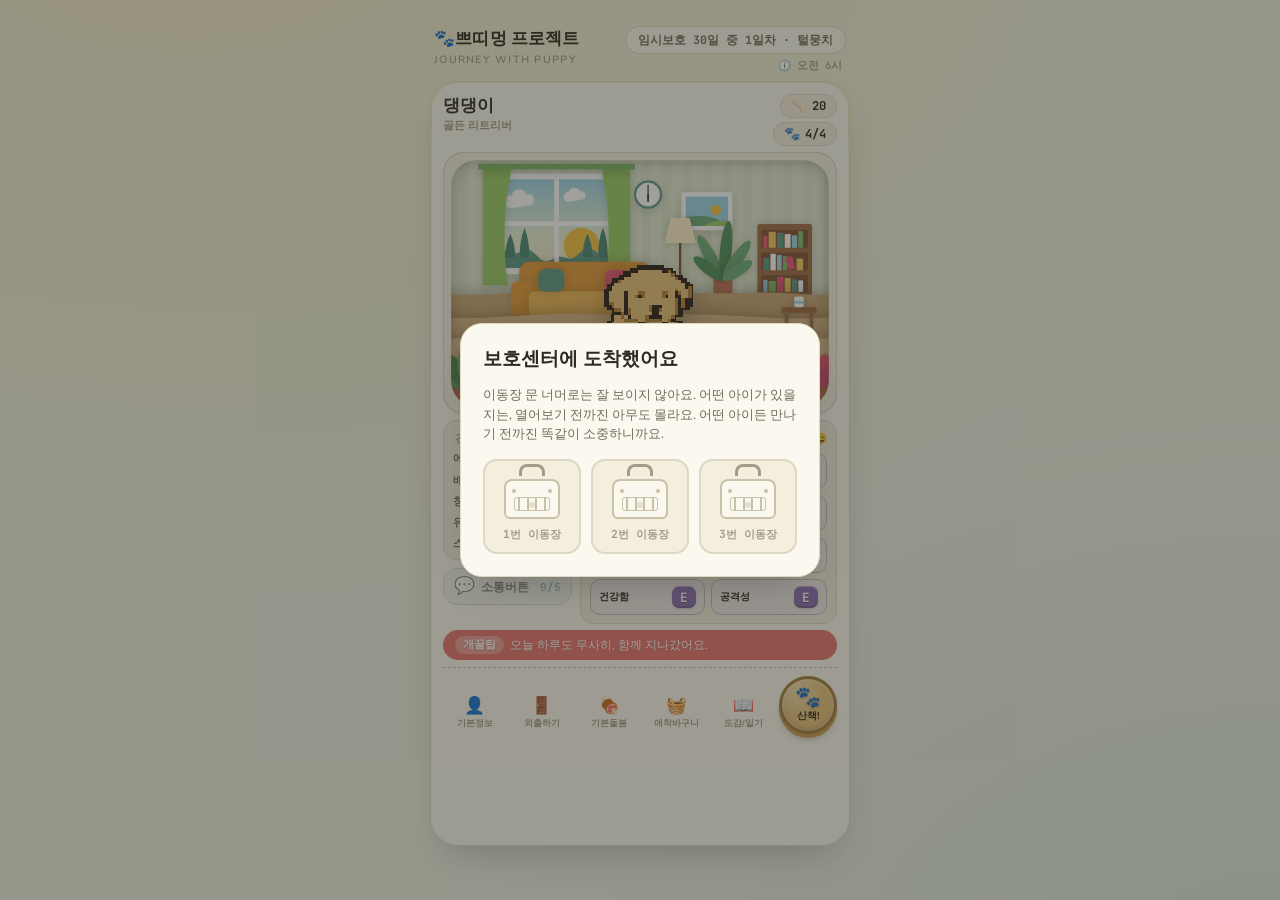
<file: docs/index.html>
<!DOCTYPE html>
<html lang="ko">
<head>
<meta charset="UTF-8">
<meta name="viewport" content="width=device-width, initial-scale=1.0, maximum-scale=1.0, user-scalable=no">
<title>털복숭이 다이어리</title>
<meta name="description" content="반려견을 먹이고 놀아주며 키우는 육성 다이어리 게임" />
<link rel="preconnect" href="https://fonts.googleapis.com">
<link rel="preconnect" href="https://fonts.gstatic.com" crossorigin>
<link rel="stylesheet" href="https://fonts.googleapis.com/css2?family=Fredoka:wght@400;500;600;700&family=Nunito+Sans:wght@400;600;800&family=JetBrains+Mono:wght@500;700&family=Gaegu:wght@400;700&display=swap">

<link rel="stylesheet" href="styles.css">
</head>
<body>
<div class="stage">
  <div class="masthead">
    <div class="brand">🐾쁘띠멍 프로젝트<small>JOURNEY WITH PUPPY</small></div>
    <div class="masthead-right">
      <div class="day-badge" id="dayBadge">1일째</div>
      <!-- 64번(기획문서 15장): 게임 내 현재 시각(06~22시) 표시. render()의 gameClockLabel()로 채움. -->
      <div class="game-clock-badge" id="gameClockBadge">🕕 오전 6시</div>
    </div>
  </div>

  <div class="screen" id="screenRoot">
    <div class="id-row">
      <div class="id-left">
        <span class="id-name-text" id="dogNameLabel">댕댕이</span>
        <span class="id-breed" id="breedTag">골든 리트리버</span>
      </div>
      <div class="id-right">
        <span class="id-pill"><span class="id-pill-icon" aria-hidden="true">🦴</span><span id="coinCount">0</span></span>
        <span class="id-pill"><span class="id-pill-icon" aria-hidden="true">🐾</span><span id="walkCountLabel">4/4</span></span>
      </div>
    </div>

    <div class="yard" id="yard">
      <canvas class="pixel-canvas" id="pixelCanvas" width="150" height="100" aria-hidden="true"></canvas>
      <!-- 84번: 원본 해상도 애니메이션 시트용 개 전용 레이어(150×100의 4.4배). 배경은 아래 #pixelCanvas 그대로,
           개 본체만 이 캔버스에 원본 픽셀 1:1로 그림. 클릭은 아래 캔버스로 통과(pointer-events:none). -->
      <canvas class="pixel-canvas pixel-canvas-hi" id="pixelDogHiCanvas" width="660" height="440" aria-hidden="true"></canvas>
      <div class="cloud cloud-a"></div>
      <div class="cloud cloud-b"></div>
      <!-- 48번(기획문서 12장, 재작업): 30일 종료 엔딩씬을 별도 팝업이 아니라 이 마당 안에 바로 그림 —
           #pixelCanvas 위에 겹쳐지는 암전 멘트(#endingBlackout)와 재접속 시 하단 캡션(#endingCaption).
           평소엔 둘 다 숨겨져 있다가 엔딩이 시작될 때만(playEndingSequence/showEndingRestingFrame) 나타남. -->
      <div class="ending-blackout" id="endingBlackout"><p id="endingBlackoutText"></p></div>
      <p class="ending-caption" id="endingCaption" hidden></p>
      <div class="msg-float" id="msgFloat"></div>
      <div class="dog-wrap stage-0" id="dogWrap">
        <div class="dog mood-happy" id="dogEl">
          <div class="dog-tail"></div>
          <div class="dog-body">
            <div class="dog-paw l"></div>
            <div class="dog-paw r"></div>
          </div>
          <div class="dog-head">
            <div class="dog-ear l"></div>
            <div class="dog-ear r"></div>
            <div class="dog-patch"></div>
            <div class="dog-eye l"></div>
            <div class="dog-eye r"></div>
            <div class="dog-cheek l"></div>
            <div class="dog-cheek r"></div>
            <div class="dog-snout">
              <div class="dog-nose"></div>
            </div>
            <div class="dog-mouth"></div>
            <div class="dog-collar"></div>
            <div class="dog-tag"></div>
          </div>
          <span class="zzz">Z z</span>
        </div>
      </div>
    </div>

    <div class="stat-columns">
      <div class="life-col">
        <div class="life-panel">
          <div class="group-label">견생만족도</div>
          <!-- 62번: 라벨 3종 개칭(포만감→배부름, 청결정도→청결도, 자립감→에너지) + 노출 순서를
               에너지-배부름-청결도-유대감-스트레스로 재배치. state.life.*의 내부 키(hunger/clean/
               independence/bond/stress)와 계산 로직은 전부 그대로, 표시 텍스트·순서만 바뀜. -->
          <div class="life-list">
            <div class="life-row"><span class="life-label">에너지</span><span class="chip-emoji" id="valIndependence">😄</span></div>
            <div class="life-row"><span class="life-label">배부름</span><span class="chip-emoji" id="valHunger">😄</span></div>
            <div class="life-row"><span class="life-label">청결도</span><span class="chip-emoji" id="valClean">😄</span></div>
            <div class="life-row"><span class="life-label">유대감</span><span class="chip-emoji" id="valLifeBond">😄</span></div>
            <div class="life-row"><span class="life-label">스트레스</span><span class="chip-emoji" id="valStress">😄</span></div>
          </div>
        </div>
        <!-- 45번(기획문서 11장): 견생만족도 패널 아래 남는 공간에 배치한 소통버튼 위젯. (a) 화면 조작이
             일정 시간 없으면(TALK_BUTTON_IDLE_MS) 반려견이 스스로 말을 걸고, (b) 이 위젯을 직접 눌러
             즉시 열 수도 있음 — 61번부터 (b) 수동 경로만 충전식(state.talkButton.charges, 최대
             TALK_BUTTON_CHARGE_MAX)의 대상이고 (a)는 이 충전과 완전히 무관하게 그대로 동작(사용자 지시). -->
        <button type="button" class="talk-widget" id="talkWidgetBtn">
          <span class="talk-widget-icon" aria-hidden="true">💬</span>
          <span class="talk-widget-label">소통버튼</span>
          <span class="talk-widget-count" id="talkWidgetCount">0/10</span>
        </button>
      </div>

      <div class="core-panel">
        <div class="core-panel-head">
          <div class="group-label">기본능력</div>
          <span class="shop-hint" id="trainEnergyHint">지금 컨디션 😐</span>
        </div>
        <div class="core-grid">
          <button type="button" class="core-cell" id="trainPower"><span class="core-label">근력</span><span class="chip-grade" id="valPower">A</span></button>
          <button type="button" class="core-cell" id="trainAgility"><span class="core-label">민첩성</span><span class="chip-grade" id="valAgility">A</span></button>
          <button type="button" class="core-cell" id="trainComprehension"><span class="core-label">이해력</span><span class="chip-grade" id="valComprehension">A</span></button>
          <button type="button" class="core-cell" id="trainExecution"><span class="core-label">수행력</span><span class="chip-grade" id="valExecution">A</span></button>
          <button type="button" class="core-cell" id="trainLoyalty"><span class="core-label">충성도</span><span class="chip-grade" id="valLoyalty">A</span></button>
          <button type="button" class="core-cell" id="trainAffinity"><span class="core-label">친화력</span><span class="chip-grade" id="valAffinity">A</span></button>
          <button type="button" class="core-cell" id="trainHealth"><span class="core-label">건강함</span><span class="chip-grade" id="valHealth">A</span></button>
          <button type="button" class="core-cell" id="trainAggression"><span class="core-label">공격성</span><span class="chip-grade" id="valAggression">A</span></button>
        </div>
        <div class="confirm-box" id="trainConfirmBox">
          <span>컨디션이 안 좋아 보여요. 그래도 훈련시킬까요?</span>
          <div style="display:flex; gap:6px;">
            <button class="confirm-no" id="trainConfirmNo">그만두기</button>
            <button class="confirm-yes" id="trainConfirmYes">강행하기</button>
          </div>
        </div>
      </div>
    </div>

    <div class="tip-banner" id="tipBanner">
      <span class="tip-banner-badge">개꿀팁</span>
      <span class="tip-banner-text" id="tipBannerText"><span class="tip-banner-text-inner" id="tipBannerTextInner"></span></span>
    </div>

    <nav class="bottom-nav">
      <button type="button" class="nav-btn" id="navInfo"><span class="nav-icon" aria-hidden="true">👤</span><span class="nav-label">기본정보</span></button>
      <button type="button" class="nav-btn" id="navOuting"><span class="nav-icon" aria-hidden="true">🚪</span><span class="nav-label">외출하기</span></button>
      <button type="button" class="nav-btn" id="navCare"><span class="nav-icon" aria-hidden="true">🍖</span><span class="nav-label">기본돌봄</span></button>
      <button type="button" class="nav-btn" id="navAttach"><span class="nav-icon" aria-hidden="true">🧺</span><span class="nav-label">애착바구니</span></button>
      <button type="button" class="nav-btn" id="navDex"><span class="nav-icon" aria-hidden="true">📖</span><span class="nav-label">도감/일기</span></button>
      <button type="button" class="nav-btn nav-walk" id="navWalk"><span class="nav-icon" aria-hidden="true">🐾</span><span class="nav-label">산책!</span></button>
    </nav>
  </div>
</div>

<div class="veil" id="infoVeil">
  <div class="onboard subscreen">
    <h2>기본정보</h2>
    <div class="profile-row">
      <span class="trait-pill breed" id="infoBreedTag">골든 리트리버</span>
      <span class="trait-pill" id="personalityTag">외향적인</span>
      <span class="trait-pill positive" id="passiveTag">튼튼함</span>
    </div>
    <div class="bond">
      <div class="bond-top"><span class="stage-chip" id="stageChip">아기</span><span id="bondLabel">다음 단계까지 0 / 50</span></div>
      <div class="bond-track"><div class="bond-fill" id="bondFill" style="width:0%"></div></div>
    </div>
    <div class="resume-card">
      <div class="resume-card-head">
        <div class="group-label">능력 카드</div>
        <span class="resume-card-hint">코랄핑크=긍정 · 민트=부정 · 초록=중립</span>
      </div>
      <div class="resume-grid" id="resumeGrid"></div>
    </div>
    <div class="ability-group" id="friendGroup" hidden>
      <div class="group-label">산책에서 만난 친구들</div>
      <div class="ability-list" id="friendList"></div>
    </div>
    <div class="ability-group" id="itemGroup" hidden>
      <div class="group-label">산책에서 주운 것들</div>
      <div class="ability-list" id="itemList"></div>
    </div>
    <div class="foot">
      <button class="reset-link" id="resetOpen">처음부터 다시 시작하기</button>
    </div>
    <div class="confirm-box" id="confirmBox">
      <span>정말 모든 기록을 지우고 새로 시작할까요?</span>
      <div style="display:flex; gap:6px;">
        <button class="confirm-no" id="confirmNo">취소</button>
        <button class="confirm-yes" id="confirmYes">시작</button>
      </div>
    </div>
    <div class="back-row"><button type="button" class="back-btn" id="infoBackBtn">돌아가기</button></div>
  </div>
</div>

<div class="veil" id="attachVeil">
  <div class="onboard subscreen">
    <h2>애착바구니</h2>
    <p class="attach-desc">산책이나 활동에서 모으게 되는 것들을 담아두는 수집 보관함이에요. 아직 못 만난 칸은 물음표로, 모은 것들은 하나씩 채워져요!</p>
    <div class="attach-card">
      <div class="attach-tabs" id="attachTabs">
        <button type="button" class="attach-tab page-1" data-page="0">1페이지</button>
        <button type="button" class="attach-tab page-2" data-page="1">2페이지</button>
        <button type="button" class="attach-tab page-3" data-page="2">3페이지</button>
        <button type="button" class="attach-tab page-4" data-page="3">4페이지</button>
        <button type="button" class="attach-tab page-5" data-page="4">5페이지</button>
      </div>
      <div class="attach-grid" id="attachGrid"></div>
    </div>
    <div class="attach-materials" id="attachMaterials" hidden>
      <span class="attach-materials-label">재료 인벤토리</span>
      <div class="attach-materials-chips" id="attachMaterialsChips"></div>
    </div>
    <div class="back-row"><button type="button" class="back-btn" id="attachBackBtn">돌아가기</button></div>
  </div>
</div>

<div class="veil" id="careVeil">
  <div class="onboard subscreen">
    <h2>기본돌봄</h2>
    <div class="actions">
      <button class="act-btn act-feed" id="btnFeed"><div class="glyph"></div><div><span class="label">밥주기</span><small>배부름 +25</small></div></button>
      <button class="act-btn act-play" id="btnPlay"><div class="glyph"></div><div><span class="label">놀아주기</span><small>스트레스 감소</small></div></button>
      <button class="act-btn act-bath" id="btnBath"><div class="glyph"></div><div><span class="label">목욕시키기</span><small>청결도 +40</small></div></button>
      <button class="act-btn act-treat" id="btnTreat"><div class="glyph"></div><div><span class="label">간식주기</span><small>배부름 +10</small></div></button>
      <button class="act-btn act-rest" id="btnRest"><div class="glyph"></div><div><span class="label">쉬게하기</span><small>에너지 +20</small></div></button>
      <button class="act-btn act-outing" id="btnOuting"><div class="glyph"></div><div><span class="label">잠시 나갔다 올게</span><small>현생의 시간</small></div></button>
    </div>
    <div class="back-row"><button type="button" class="back-btn" id="careBackBtn">돌아가기</button></div>
  </div>
</div>

<div class="veil" id="outingVeil">
  <div class="onboard subscreen">
    <h2>외출하기</h2>
    <div class="outing-grid">
      <button type="button" class="outing-item outing-primary" id="outingShop"><span class="outing-icon" aria-hidden="true">🛍️</span><span>상점</span></button>
      <button type="button" class="outing-item" id="outingAgility"><span class="outing-icon" aria-hidden="true">🏃</span><span>어질리티 연습장</span></button>
      <button type="button" class="outing-item" id="outingCafe"><span class="outing-icon" aria-hidden="true">☕</span><span>애견카페</span></button>
      <button type="button" class="outing-item" id="outingVet"><span class="outing-icon" aria-hidden="true">🩺</span><span>동물병원</span></button>
      <button type="button" class="outing-item" id="outingGroom"><span class="outing-icon" aria-hidden="true">✂️</span><span>펫미용실</span></button>
      <!-- 47번: [외출하기] 신규 항목 — 다른 준비중 4곳(어질리티 연습장 등)처럼 별도 화면으로 이동하지
           않고, 눌렀을 때 화면 상단에 짧은 안내 멘트만 뜨고 [외출하기] 화면에 그대로 머무름. -->
      <button type="button" class="outing-item outing-full" id="outingEvent"><span class="outing-icon" aria-hidden="true">🏆</span><span>대회/이벤트</span></button>
    </div>
    <div class="back-row"><button type="button" class="back-btn" id="outingBackBtn">돌아가기</button></div>
  </div>
</div>

<!-- 74번(어질리티 연습장, 신규): [외출하기]의 준비중 placeholder였던 항목을 실제 미니게임으로 구현.
     상단은 단순화한 쿼터뷰 코스 배경(캔버스, 026번 JS의 drawAgilityScene) 위에 기존 픽셀 반려견
     (drawPixelDog 재사용)이 무작위로 어슬렁이고, 하단은 발바닥 5칸(뒤꿈치+발가락4) 순서기억 게임 —
     좌(시스템 제시)/중(내 입력)/우(반려견 모방) 3열 구성. 하루 1회 제한(state.agility.playedToday),
     [도전하기] 버튼을 누르는 즉시 뼈다귀20·에너지30·산책횟수1을 전부 차감(사용자 확정, AskUserQuestion).
     총 3라운드, 라운드마다 준비(2초)→시스템 제시(칸당 1초×5)→시작(1초)→내 입력(타이머 5→4→3초로
     라운드마다 감소)→반려견 모방 순으로 진행. -->
<div class="veil" id="agilityVeil">
  <div class="onboard subscreen agility-card">
    <h2>어질리티 연습장</h2>
    <div class="agility-scene" id="agilityScene" aria-hidden="true">
      <canvas class="agility-scene-canvas" id="agilityCanvas" width="150" height="100"></canvas>
      <!-- 74-1번(사용자 수정 요청): 유저 입력 칸 안에 있던 O/X 표시를 여기, 화면 중앙의 큰 입체감 풍선으로 옮김 —
           평소엔 opacity:0/scale:0로 숨어있다가 클릭할 때마다 JS가 .pop 클래스를 다시 걸어 재생됨. -->
      <div class="agility-feedback-balloon" id="agilityFeedbackBalloon" aria-hidden="true"><span id="agilityFeedbackMark"></span></div>
    </div>
    <div class="agility-intro" id="agilityIntro">
      <p class="attach-desc">순서를 기억해서 우리 아이와 함께 어질리티 코스에 도전해봐요! 하루에 한 번만 도전할 수 있어요.</p>
      <div class="agility-cost-row">
        <span class="agility-cost-chip">🦴 20</span>
        <span class="agility-cost-chip">⚡ 30</span>
        <span class="agility-cost-chip">🐾 1</span>
      </div>
      <button type="button" class="start-btn" id="agilityStartBtn">도전하기</button>
    </div>
    <div class="agility-game" id="agilityGame" hidden>
      <p class="agility-phase-banner" id="agilityPhaseBanner"></p>
      <div class="agility-round-row">
        <span class="agility-round-label" id="agilityRoundLabel">1 / 3 라운드</span>
        <div class="agility-timer-track"><div class="agility-timer-fill" id="agilityTimerFill"></div></div>
      </div>
      <div class="agility-paws">
        <div class="agility-paw-col">
          <span class="agility-paw-label">시스템</span>
          <div class="agility-paw" id="agilityPawSystem"></div>
        </div>
        <div class="agility-paw-col">
          <span class="agility-paw-label">나</span>
          <div class="agility-paw" id="agilityPawUser"></div>
        </div>
        <div class="agility-paw-col">
          <span class="agility-paw-label" id="agilityDogName">댕댕이</span>
          <div class="agility-paw" id="agilityPawDog"></div>
        </div>
      </div>
    </div>
    <div class="agility-result" id="agilityResult" hidden>
      <h3>도전 결과</h3>
      <p id="agilityResultText"></p>
      <div class="walk-summary-stats" id="agilityResultStats"></div>
      <button class="start-btn" id="agilityResultClose">확인</button>
    </div>
    <div class="back-row"><button type="button" class="back-btn" id="agilityBackBtn">돌아가기</button></div>
  </div>
</div>

<div class="veil" id="shopVeil">
  <div class="onboard subscreen">
    <h2>상점</h2>
    <!-- 69번: 상점을 [일반]/[소통버튼] 2개 탭으로 분리 — 애착바구니(attachTabs, 35·36번)와 같은
         "탭 버튼 + data 속성 + active 클래스" 패턴을 재사용. -->
    <div class="shop-tabs" id="shopTabs">
      <button type="button" class="shop-tab active" data-tab="general">일반</button>
      <button type="button" class="shop-tab" data-tab="talk">소통버튼</button>
    </div>
    <div class="shop" id="shopPageGeneral">
      <div class="shop-head"><span class="shop-hint">뼈다귀로 구매</span></div>
      <div class="shop-grid">
        <div class="shop-item">
          <span class="name">고급 간식</span>
          <span class="desc">배부름 +40, 스트레스 감소</span>
          <button id="buySnack">10 <span class="coin-dot" style="width:10px;height:10px;"></span></button>
        </div>
        <div class="shop-item">
          <span class="name">공 장난감</span>
          <span class="desc">스트레스 크게 감소, 유대감 소폭 상승</span>
          <button id="buyToy">15 <span class="coin-dot" style="width:10px;height:10px;"></span></button>
        </div>
      </div>
    </div>
    <!-- 69번: 소통버튼 신규 7종 — 45번 확정이던 "테스트 기간 무료"를 폐기하고 뼈다귀 10개로 유상화.
         이해력/성장단계 게이팅은 여전히 정식 버전 설계로 보류, 지금은 뼈다귀 보유 조건만 확인. -->
    <div class="shop" id="shopPageTalk" hidden>
      <div class="shop-head"><span class="shop-hint">뼈다귀로 구매</span></div>
      <div class="shop-grid" id="talkShopGrid"></div>
    </div>
    <div class="back-row"><button type="button" class="back-btn" id="shopBackBtn">돌아가기</button></div>
  </div>
</div>

<!-- 76번(동물병원, 기획문서 22장 신규): [외출하기]의 준비중 placeholder였던 항목을 실제 진단/치료
     화면으로 구현. 상점(shopVeil)과 같은 "탭 버튼 + data 속성 + active 클래스" 패턴을 그대로 재사용
     — [진단받기](뼈다귀 3개, 횟수 제한 없음)로 은폐된(???) 디버프의 정체를 밝히고, [치료하기](1회당
     뼈다귀 5개, 하루 최대 3회)로 밝혀진 디버프의 치료를 시도함. -->
<div class="veil" id="vetVeil">
  <div class="onboard subscreen">
    <h2>동물병원</h2>
    <div class="shop-tabs" id="vetTabs">
      <button type="button" class="shop-tab active" data-tab="diagnose">진단받기</button>
      <button type="button" class="shop-tab" data-tab="treat">치료하기</button>
    </div>
    <div class="shop" id="vetPageDiagnose">
      <div class="shop-head"><span class="shop-hint">뼈다귀 3개 · 횟수 제한 없음</span></div>
      <div class="shop-grid">
        <div class="shop-item">
          <span class="name">🩺 진단받기</span>
          <span class="desc" id="vetDiagnoseHint">숨어있는 증상이 있는지 살펴봐요.</span>
          <button id="vetDiagnoseBtn">3 <span class="coin-dot" style="width:10px;height:10px;"></span></button>
        </div>
      </div>
    </div>
    <div class="shop" id="vetPageTreat" hidden>
      <div class="shop-head"><span class="shop-hint">1회당 뼈다귀 5개 · 하루 최대 3회</span></div>
      <div class="shop-grid" id="vetTreatGrid"></div>
    </div>
    <div class="back-row"><button type="button" class="back-btn" id="vetBackBtn">돌아가기</button></div>
  </div>
</div>

<!-- 77번([기다려 대회] 신규): [외출하기]의 "대회/이벤트"(47번, 완전한 자리표시자였음) 첫 실제 콘텐츠.
     초급/중급/상급/스페셜리스트 4단계 — 시상대(단상) 5개 위에 유저 개+상대견 4마리가 랜덤 배치되고,
     [기다려] 버튼을 누르면 3초 게이지가 흐르며 1초마다 각 개별 성공/실패 판정, 실패하면 탈락(단상은
     남고 개만 사라짐), 마지막 1마리가 남을 때까지 반복하는 서바이벌 형식(028번 JS). -->
<div class="veil" id="competitionVeil">
  <div class="onboard subscreen competition-card">
    <h2>기다려 대회</h2>
    <div class="competition-closed" id="competitionClosed" hidden>
      <p class="attach-desc">준비 중, 오전 10시~오후5시에 참여가능해요!</p>
    </div>
    <div class="competition-tiers" id="competitionTierSelect" hidden>
      <p class="attach-desc">단계를 선택해서 [기다려] 대회에 도전해봐요! (참여 시 뼈다귀 2개, 하루 1회)</p>
      <div class="competition-tier-grid">
        <button type="button" class="competition-tier" id="competitionTierBeginner" data-tier="beginner">
          <span class="tier-name">초급대회</span>
          <span class="tier-cond" id="competitionTierBeginnerCond"></span>
        </button>
        <button type="button" class="competition-tier" id="competitionTierIntermediate" data-tier="intermediate">
          <span class="tier-name">중급대회</span>
          <span class="tier-cond" id="competitionTierIntermediateCond"></span>
        </button>
        <button type="button" class="competition-tier" id="competitionTierAdvanced" data-tier="advanced">
          <span class="tier-name">상급대회</span>
          <span class="tier-cond" id="competitionTierAdvancedCond"></span>
        </button>
        <button type="button" class="competition-tier" id="competitionTierSpecialist" data-tier="specialist">
          <span class="tier-name">스페셜리스트 대회</span>
          <span class="tier-cond" id="competitionTierSpecialistCond"></span>
        </button>
      </div>
    </div>
    <div class="competition-arena" id="competitionArena" hidden>
      <div class="competition-scene" id="competitionScene" aria-hidden="true">
        <canvas class="competition-scene-canvas" id="competitionCanvas" width="290" height="108"></canvas>
      </div>
      <p class="competition-cycle-label" id="competitionCycleLabel"></p>
      <div class="agility-round-row">
        <div class="agility-timer-track"><div class="agility-timer-fill" id="competitionGaugeFill"></div>
          <span class="competition-gauge-tick" style="left:32%"></span>
          <span class="competition-gauge-tick" style="left:65%"></span>
          <span class="competition-gauge-tick" style="left:97%"></span>
        </div>
      </div>
      <button type="button" class="start-btn" id="competitionWaitBtn">기다려</button>
    </div>
    <div class="competition-result" id="competitionResult" hidden>
      <h3 id="competitionResultTitle">대회 결과</h3>
      <p id="competitionResultText"></p>
      <div class="walk-summary-stats" id="competitionResultStats"></div>
      <button class="start-btn" id="competitionResultClose">확인</button>
    </div>
    <div class="back-row"><button type="button" class="back-btn" id="competitionBackBtn">돌아가기</button></div>
  </div>
</div>

<div class="veil" id="placeholderVeil">
  <div class="onboard subscreen placeholder-card">
    <h2 id="placeholderTitle">준비중</h2>
    <p>아직 준비 중인 기능이에요. 조금만 기다려주세요!</p>
    <div class="back-row"><button type="button" class="back-btn" id="placeholderBackBtn">돌아가기</button></div>
  </div>
</div>

<div class="veil" id="onboardVeil">
  <div class="onboard">
    <div class="onboard-step" id="stepShelter">
      <h2>보호센터에 도착했어요</h2>
      <p>이동장 문 너머로는 잘 보이지 않아요. 어떤 아이가 있을지는, 열어보기 전까진 아무도 몰라요. 어떤 아이든 만나기 전까진 똑같이 소중하니까요.</p>
      <div>
        <label class="visually-hidden" id="crateLabel">이동장 선택</label>
        <div class="crate-grid" id="crateGrid" role="group" aria-labelledby="crateLabel"></div>
      </div>
    </div>
    <div class="onboard-step" id="stepSizeHint" hidden>
      <h2>이동장을 살짝 들어봅니다</h2>
      <p>이동장을 살펴보니 <b id="sizeHintWord">-</b>견인 것 같아 보여요!</p>
      <button class="start-btn" id="sizeHintNext">다음</button>
    </div>
    <div class="onboard-step" id="stepEyeColor" hidden>
      <h2>문틈으로 눈이 마주쳤어요</h2>
      <p>사랑스럽게 나를 바라보는 강아지의 눈을 부드럽게 응시해봅니다. 어떤 눈 색을 가지고 있나요?</p>
      <div>
        <label class="visually-hidden" id="eyeColorLabel">눈동자 색 선택</label>
        <div class="palette-grid" id="eyeColorGrid" role="group" aria-labelledby="eyeColorLabel"></div>
      </div>
    </div>
    <div class="onboard-step" id="stepCoatColor" hidden>
      <h2>문이 활짝 열렸어요</h2>
      <p>당신의 눈을 바라본 강아지가 기분이 좋은 듯 꼬리를 살랑거립니다. 강아지의 모색이 보이네요! 너무 사랑스러워요!</p>
      <div>
        <label class="visually-hidden" id="coatColorLabel">모색 선택</label>
        <div class="palette-grid" id="coatColorGrid" role="group" aria-labelledby="coatColorLabel"></div>
      </div>
    </div>
    <div class="onboard-step" id="stepReveal" hidden>
      <h2>문을 열어보니...</h2>
      <div class="reveal-list">
        <div class="reveal-item"><span class="rk">견종</span><span class="rv" id="revealBreed">-</span></div>
        <div class="reveal-item"><span class="rk">눈동자색</span><span class="rv" id="revealEyeColor">-</span></div>
        <div class="reveal-item"><span class="rk">모색</span><span class="rv" id="revealCoat">-</span></div>
        <div class="reveal-item"><span class="rk">성격</span><span class="rv" id="revealPersonality">-</span></div>
        <div class="reveal-item"><span class="rk">특징</span><span class="rv" id="revealPassive">-</span></div>
      </div>
      <p id="revealFlavor" style="font-size:0.78rem;"></p>
      <div>
        <label for="nameInput">이 아이의 이름을 지어주세요</label>
        <input type="text" id="nameInput" maxlength="10" placeholder="예: 초코" />
      </div>
      <button class="start-btn" id="startBtn">이 아이와 함께 시작하기</button>
    </div>
  </div>
</div>

<div class="veil" id="walkVeil">
  <div class="onboard walk-card">
    <div class="walk-topbar">
      <span class="walk-title" id="walkTitle">산책 중</span>
      <span class="walk-count" id="walkEventCount">0번째 이야기</span>
    </div>
    <div class="walk-head">
      <span class="walk-face" id="walkFace" aria-hidden="true">🙂</span>
      <div class="walk-stamina-wrap">
        <div class="walk-stamina-track"><div class="walk-stamina-fill" id="walkStaminaFill"></div></div>
        <span class="walk-stamina-label" id="walkStaminaLabel">산책체력 좋아요</span>
      </div>
    </div>
    <div class="walk-scene" id="walkScene" aria-hidden="true">
      <canvas class="walk-pov-canvas" id="walkPovCanvas" width="150" height="100" aria-hidden="true"></canvas>
      <div class="walk-dog-track" id="walkDogTrack">
        <div class="dog-wrap walk-dog-wrap stage-0" id="walkDogWrap">
          <div class="dog mood-happy" id="walkDogEl">
            <div class="dog-tail"></div>
            <div class="dog-body">
              <div class="dog-paw l"></div>
              <div class="dog-paw r"></div>
            </div>
            <div class="dog-head">
              <div class="dog-ear l"></div>
              <div class="dog-ear r"></div>
              <div class="dog-patch"></div>
              <div class="dog-eye l"></div>
              <div class="dog-eye r"></div>
              <div class="dog-cheek l"></div>
              <div class="dog-cheek r"></div>
              <div class="dog-snout">
                <div class="dog-nose"></div>
              </div>
              <div class="dog-mouth"></div>
              <div class="dog-collar"></div>
              <div class="dog-tag"></div>
            </div>
          </div>
        </div>
        <div class="walk-pixel-pose" id="walkPixelPoseWrap">
          <canvas class="walk-pixel-canvas" id="walkPixelCanvas" width="150" height="100" aria-hidden="true"></canvas>
        </div>
      </div>
    </div>
    <div class="walk-book" id="walkBook">
      <div class="walk-log" id="walkLog">
        <div class="walk-log-entry">
          <p class="walk-narrative">산책로에 들어섰어요. 어떤 이야기가 기다리고 있을까요?</p>
        </div>
      </div>
    </div>
    <div class="walk-summary" id="walkSummaryBox" hidden>
      <h2>산책을 마쳤어요!</h2>
      <p id="walkSummaryText"></p>
      <div class="walk-summary-meta" id="walkSummaryMeta"></div>
      <div class="walk-summary-stats" id="walkSummaryStats"></div>
      <div class="walk-summary-items" id="walkSummaryItemSection" hidden>
        <div class="walk-summary-items-h">주워 온 것들</div>
        <div class="walk-chips" id="walkSummaryItemChips"></div>
      </div>
      <button class="start-btn" id="walkSummaryClose">확인</button>
    </div>
    <button class="reset-link" id="walkReturnBtn">산책 그만하고 돌아가기</button>
  </div>
</div>

<!-- 36번: [산책!] 클릭 시 산책 진행 화면(walkVeil) 전에 여는 산책 장소 선택 팝업. 동화책이 펼쳐지듯
     장소 카드들이 팝업되는 연출(walk-place-pop 애니메이션)로 도입했고, 58번(엑셀 왕복 v4 반영)에서
     장소별 실제 차등 효과(지역 전용 이벤트 20종씩 + 공통 이벤트 등장 확률)까지 이어서 구현함 —
     WALK_REGIONS/pickWalkEvent() 참고. -->
<div class="veil" id="walkPlaceVeil">
  <div class="onboard subscreen walk-place-card">
    <h2>어디로 산책 갈까요?</h2>
    <p class="attach-desc">장소마다 만나게 되는 이야기가 조금씩 달라요. 원하는 곳을 골라주세요!</p>
    <div class="walk-place-grid" id="walkPlaceGrid"></div>
    <div class="back-row"><button type="button" class="back-btn" id="walkPlaceBackBtn">돌아가기</button></div>
  </div>
</div>

<!-- 45번(기획문서 11장): 소통버튼 팝업 — [산책!] 버튼을 눌렀을 때 여는 walkVeil과 같은 "펼쳐지는
     팝업 카드" 패턴을 그대로 재사용. 화면 조작이 일정 시간 없으면 반려견이 스스로 말을 걸며 자동으로도
     열리고, 견생만족도 하단의 소통버튼 위젯을 직접 눌러서도 열 수 있음 — 61번부터 후자만 충전식
     사용 횟수(최대 TALK_BUTTON_CHARGE_MAX)를 소모함. 팝업이 열리면 보유한 소통버튼들이 격자로 뜨고,
     그중 몇 개를 반려견 발(🐾)이 순서대로 "누르는" 연출과 함께 그 버튼들의 글자가 하단에 쌓여
     표시됨 — 유저가 직접 버튼을 눌러 조합하는 게 아니라 반려견이 스스로 표현하는 구조(기획 문서
     11장 "유저가 직접 누르는 게 아니라 반려견이 누름" 그대로). -->
<div class="veil" id="talkVeil">
  <div class="onboard subscreen talk-card">
    <h2>소통버튼</h2>
    <p class="attach-desc" id="talkUsedHint">소통버튼을 사용했어요</p>
    <div class="talk-btn-grid" id="talkBtnGrid"></div>
    <div class="talk-said-box" id="talkSaidBox" hidden>
      <div class="talk-said-label">말하고 싶은 건...</div>
      <div class="talk-said-words" id="talkSaidWords"></div>
    </div>
    <div class="back-row"><button type="button" class="back-btn" id="talkCloseBtn">확인</button></div>
  </div>
</div>

<!-- 64번(기획문서 15장): 하루 종료 시퀀스 — 뼈다귀 소모 행동으로 게임 내 시간이 22시(DAY_END_HOUR)에
     도달하면 playDayEndSequence()가 자동으로 열고 닫는 전용 veil. 안에는 문구 하나(#dayEndText)만
     있고, 그 문구가 멘트 → "우리가 함께한지 n일차도 지나간다멍" → "임시보호 (n+1)일차" 순서로 페이드
     전환되며 바뀜(CSS의 .day-end-text.show 참고). 시퀀스가 끝나면 JS가 스스로 닫으므로 닫기/뒤로가기
     버튼은 두지 않음(다른 veil들과 달리 유저 조작으로 여닫는 팝업이 아님). 사용자 피드백(2026-09-04)
     반영: 좁은 카드(.onboard) 래퍼를 없애고 #dayEndVeil 자체가 뷰포트 전체를 덮는 페이드 레이어가
     되도록 구조를 단순화(CSS 쪽 설명 참고) — 화면 전체(마스트헤드·하단 내비·산책 버튼 포함)가 함께
     암전됐다가 복귀함. -->
<div class="veil" id="dayEndVeil">
  <p class="day-end-text" id="dayEndText"></p>
</div>

<!-- 36번: [기본정보] 능력 카드·[애착바구니] 수집물 공용 설명 팝업(요청 3·4번) — 모바일에선 title 속성
     (마우스 호버) 툴팁이 뜨지 않아, 탭하면 이 팝업이 뜨고 [닫기]로 닫히도록 함. 어느 veil 위에서도
     덮이도록 veil보다 z-index를 높게 둠(CSS 참고). -->
<div class="desc-popup" id="descPopup" hidden>
  <div class="desc-popup-box">
    <h3 id="descPopupTitle"></h3>
    <p id="descPopupText"></p>
    <button type="button" class="start-btn" id="descPopupClose">닫기</button>
  </div>
</div>

<!-- 77번([기다려 대회] 신규): 초급대회 최초 해금 시(임시보호 2일차 오전 9시 이후) 딱 한 번만 뜨는
     안내 팝업 — descPopup과 같은 오버레이 구조를 재사용하지만, 배경(veil) 클릭으로는 닫히지 않고
     오직 [확인] 버튼을 눌러야만 사라짐(사용자 지시: "유저가 확인 눌러야 사라지는 방식"). -->
<div class="desc-popup" id="competitionAnnouncePopup" hidden>
  <div class="desc-popup-box">
    <h3>🏆 기다려 대회</h3>
    <p id="competitionAnnounceText"></p>
    <button type="button" class="start-btn" id="competitionAnnounceClose">확인</button>
  </div>
</div>

<!-- 46번: 소통버튼 유휴 트리거 확인 팝업 — 45번 설계였던 "화면이 켜진 채 30초마다 무조건 자동 발동"을
     수정: 화면 조작이 30초간 없을 때(진짜 유휴 상태)만 뜨고, 61번의 수동 경로 충전식과 완전히
     별개로 동작(사용자 지시로 그대로 유지). 여기서 [호응해준다]를 눌러야만 실제 소통버튼 팝업이
     열리고, [무시한다]를 누르면 그냥 닫힘.
     64번(사용자 피드백, 2026-09-04): 버튼 순서를 [호응해준다]→[무시한다]로 교체(각자 원래 갖고
     있던 스타일 클래스 confirm-yes/confirm-no도 그대로 함께 옮김) — 기존엔 [무시한다]가 먼저 나와
     "부정적 선택이 기본값처럼" 보였던 배치를 [호응해준다]가 먼저 나오도록 바꿈. 두 선택 모두 유대감에
     영향을 줌 — [호응해준다] 유대감+2, [무시한다] 유대감-2(핸들러는 JS 쪽 el.talkIdleYes/talkIdleNo
     addEventListener 참고). -->
<div class="desc-popup" id="talkIdlePopup" hidden>
  <div class="desc-popup-box">
    <p id="talkIdlePopupText"></p>
    <div style="display:flex; gap:6px; justify-content:center;">
      <button type="button" class="confirm-yes" id="talkIdleYes">호응해준다</button>
      <button type="button" class="confirm-no" id="talkIdleNo">무시한다</button>
    </div>
  </div>
</div>

<!-- 59번(58번 3~5번, 주인 개입 시스템 신규): [주인 개입여부]="개입함"인 산책 이벤트(HOME-003·PARK-003·
     MTN-003·LAKE-003·CITY-004)가 뜨면 자동 진행을 멈추고 이 팝업으로 O/X 또는 선택지를 물어본 뒤,
     고른 선택에 따라 다른 스탯 효과를 적용함(엑셀의 [개입형태별 결과] 칸 그대로). 버튼 개수는
     이벤트마다 다름(O/X형 2개·선택형 3개)이라 resolveWalkEvent()가 매번 동적으로 그려 넣음. -->
<div class="desc-popup" id="walkIntervenePopup" hidden>
  <div class="desc-popup-box">
    <p id="walkIntervenePopupText"></p>
    <div class="intervene-options" id="walkIntervenePopupBtns"></div>
  </div>
</div>

<!-- 48번(기획문서 12장, 사용자 피드백으로 재작업): 30일 임시보호 종료 엔딩씬. 목표 달성/미달성
     (찹찹츄 한정 이별 포함) 결과에 따라 반려견이 다시 나타나거나 편지만 남기고 떠남 — 판정 조건 로직은
     아직 없어 무작위로 결정(오픈 이슈, 엔딩씬_프로토타입.html 그대로). 처음엔 이 씬 전체를 별도 팝업
     화면(veil)으로 띄웠었는데, "원래 있던 화면에 그대로 구현해달라, 따로 팝업시킬 필요 없다"는 피드백을
     반영해 아래 메인화면 마당(#yard, #pixelCanvas)에 직접 그리는 방식으로 재작업함 — 관련 마크업은
     #yard 안에 있고(위 참고), 여기 남은 건 편지 "내용"을 읽는 작은 텍스트 팝업뿐임. 재생이 끝나면 닫는
     버튼이 없이 그대로 이번 30일 테스트의 마지막 화면이 됨(사용자 확정: 컷씬 이후 조작 정지 —
     .screen.ending-lock 규칙으로 마당을 제외한 나머지 화면을 잠금). 원안대로 유저의 픽셀모드 on/off
     설정과 무관하게 항상 캔버스 픽셀 그래픽으로만 그려짐("복귀 화면은 클래식 픽셀 모드 고정"). -->

<div class="desc-popup ending-letter-popup" id="endingLetterPopup" hidden>
  <div class="desc-popup-box ending-letter-box">
    <h3 id="endingLetterTitle"></h3>
    <p id="endingLetterText" class="crayon-letter-body"></p>
    <p class="ending-letter-note" id="endingLetterNote"></p>
    <button type="button" class="start-btn" id="endingLetterClose">편지 접기</button>
  </div>
</div>

<script src="game.js"></script>
</body>
</html>
</file>
<file: docs/styles.css>
:root{
    --paper:#EEF1E3;
    --card:#FBF8EF;
    --card-2:#F3EEDE;
    --ink:#2C2A22;
    --ink-soft:#726B58;
    --ink-faint:#A39C87;
    --line:#DED7C4;
    --line-strong:#C9C0A8;

    --coral:#FF7A47;
    --coral-deep:#D9602F;
    --moss:#6E8F5B;
    --moss-deep:#54713F;
    --sun:#FFC857;
    --sun-deep:#D9A22E;
    --sky:#5FA0B3;
    --sky-deep:#3F7F92;
    --train:#8B6FB3;
    --train-deep:#6B4F92;

    /* 63번: [기본돌봄] 신설 활동(간식주기/쉬게하기) 전용 색상 */
    --treat:#D98E3B;
    --treat-deep:#B06F24;
    --rest:#7C93D1;
    --rest-deep:#5A72B0;

    /* 68번: [기본돌봄] "OO아 잠시 나갔다 올게" 신규 활동 전용 색상(외출·여행 가방을 떠올리는 갈색 톤) */
    --outing:#BD7A3E;
    --outing-deep:#8F5A26;

    /* 28-2번: 등급(A~E) 배지 · 능력카드 셀 전용 색상(코랄핑크/민트그레이) */
    --grade-c:#FF6F91;
    --grade-d:#8FC8EE;
    --mint-gray:#A9C7BE;

    /* 30번: 애착바구니 페이지 탭 5색(빨주노초파) */
    --page-red:#E15B4B;
    --page-orange:#F08C3C;
    --page-yellow:#EFB93D;
    --page-green:#5FA663;
    --page-blue:#4E8FD1;

    --lcd-bg:#9CB88C;
    --lcd-bg-hi:#B7D0A4;
    --lcd-ink:#33422C;

    --fur-a:#E7C79A;
    --fur-a-dark:#C79E68;
    --fur-b:#B98A5E;
    --fur-b-dark:#8E6540;
    --fur-c:#EDEDED;
    --fur-c-dark:#C7C7C7;
    --fur-d:#4A4038;
    --fur-d-dark:#2E2822;

    --shadow: 0 18px 40px -18px rgba(44,42,34,0.35);
    --font-display:"Fredoka","Baloo 2",ui-rounded,system-ui,sans-serif;
    --font-body:"Nunito Sans",-apple-system,"Segoe UI",Roboto,sans-serif;
    --font-mono:"JetBrains Mono",ui-monospace,"SFMono-Regular",Menlo,monospace;
    color-scheme: light;
  }
  @media (prefers-color-scheme: dark){
    :root:not([data-theme="light"]){
      --paper:#171A13;
      --card:#20241A;
      --card-2:#262B1D;
      --ink:#EFEAD9;
      --ink-soft:#AFA890;
      --ink-faint:#7C7663;
      --line:#343B2A;
      --line-strong:#454E36;

      --coral:#FF8F62;
      --coral-deep:#FFA97E;
      --moss:#8AB073;
      --moss-deep:#A2C68B;
      --sun:#FFD27A;
      --sun-deep:#FFDD99;
      --sky:#7DBAC9;
      --sky-deep:#9BCDD8;
      --train:#B6A0DA;
      --train-deep:#D5C6F0;

      --treat:#E7A65C;
      --treat-deep:#F3C285;
      --rest:#9AAEE0;
      --rest-deep:#B9C6ED;

      --outing:#E0AD72;
      --outing-deep:#F0CDA0;

      --grade-c:#FF89A8;
      --grade-d:#7FB8E0;
      --mint-gray:#7E9A91;

      --page-red:#FF7C68;
      --page-orange:#FFA868;
      --page-yellow:#FFD873;
      --page-green:#7FC183;
      --page-blue:#7AB0E8;

      --lcd-bg:#4B5A3E;
      --lcd-bg-hi:#5E7049;
      --lcd-ink:#DDE9C8;

      --fur-a:#8A6D45;
      --fur-a-dark:#6B5333;
      --fur-b:#6E4E2E;
      --fur-b-dark:#523A22;
      --fur-c:#9A9A94;
      --fur-c-dark:#77776F;
      --fur-d:#D8D0BE;
      --fur-d-dark:#B8AF98;

      --shadow: 0 18px 40px -16px rgba(0,0,0,0.55);
      color-scheme: dark;
    }
  }
  :root[data-theme="dark"]{
    --paper:#171A13;
    --card:#20241A;
    --card-2:#262B1D;
    --ink:#EFEAD9;
    --ink-soft:#AFA890;
    --ink-faint:#7C7663;
    --line:#343B2A;
    --line-strong:#454E36;

    --coral:#FF8F62;
    --coral-deep:#FFA97E;
    --moss:#8AB073;
    --moss-deep:#A2C68B;
    --sun:#FFD27A;
    --sun-deep:#FFDD99;
    --sky:#7DBAC9;
    --sky-deep:#9BCDD8;
    --train:#B6A0DA;
    --train-deep:#D5C6F0;

    --treat:#E7A65C;
    --treat-deep:#F3C285;
    --rest:#9AAEE0;
    --rest-deep:#B9C6ED;

    --outing:#E0AD72;
    --outing-deep:#F0CDA0;

    --grade-c:#FF89A8;
    --grade-d:#7FB8E0;
    --mint-gray:#7E9A91;

    --page-red:#FF7C68;
    --page-orange:#FFA868;
    --page-yellow:#FFD873;
    --page-green:#7FC183;
    --page-blue:#7AB0E8;

    --fur-a:#8A6D45;
    --fur-a-dark:#6B5333;
    --fur-b:#6E4E2E;
    --fur-b-dark:#523A22;
    --fur-c:#9A9A94;
    --fur-c-dark:#77776F;
    --fur-d:#D8D0BE;
    --fur-d-dark:#B8AF98;

    --shadow: 0 18px 40px -16px rgba(0,0,0,0.55);
  }

  *{box-sizing:border-box;}
  html, body{ height:100%; margin:0; }
  body{
    background:
      radial-gradient(1200px 700px at 15% -10%, color-mix(in srgb, var(--sun) 18%, transparent), transparent),
      radial-gradient(900px 600px at 100% 110%, color-mix(in srgb, var(--sky) 14%, transparent), transparent),
      var(--paper);
    color:var(--ink);
    font-family:var(--font-body);
    height:100dvh;
    display:flex;
    justify-content:center;
    padding:clamp(6px,2vw,28px) 16px;
    overflow-y:auto; /* 모바일 화면 높이가 정말 부족할 때만 최후의 수단으로 스크롤 */
  }
  h1,h2,h3{font-family:var(--font-display); text-wrap:balance; margin:0;}
  button{font-family:inherit;}

  /* 화면 하나에 모든 메뉴가 들어오도록(모바일 화면 기준), 위아래 스크롤 없이 보는 걸 목표로 함 —
     탭(홈/훈련소/상점)으로 콘텐츠를 나누고, .stage가 화면 높이를 꽉 채운 뒤 남는 공간만
     tab-panels 안에서 필요할 때 스크롤되게 설계 */
  .stage{
    width:min(420px,100%);
    height:100%;
    max-height:820px;
    display:flex;
    flex-direction:column;
    gap:8px;
  }

  /* ---- masthead ---- */
  .masthead{
    display:flex;
    align-items:baseline;
    justify-content:space-between;
    padding:0 4px;
  }
  .masthead .brand{
    font-family:var(--font-display);
    font-weight:600;
    font-size:1.05rem;
    letter-spacing:0.01em;
    color:var(--ink);
  }
  .masthead .brand small{
    display:block;
    font-family:var(--font-body);
    font-weight:600;
    font-size:0.66rem;
    letter-spacing:0.12em;
    text-transform:uppercase;
    color:var(--ink-faint);
    margin-top:2px;
  }
  .day-badge{
    font-family:var(--font-mono);
    font-variant-numeric:tabular-nums;
    font-size:0.72rem;
    font-weight:700;
    color:var(--ink-soft);
    background:var(--card);
    border:1px solid var(--line);
    border-radius:999px;
    padding:5px 12px;
    white-space:nowrap;
  }
  /* 64번(기획문서 15장): 게임 내 현재 시각 표시 — 기존 day-badge(임시보호 n일차)와 같은 자리에,
     그 아래로 작게 붙여 세로로 쌓음. 별도로 눈에 띄는 색을 주기보다 day-badge와 톤을 맞춰
     "같은 상단 정보 묶음"으로 보이게 함. */
  .masthead-right{
    display:flex; flex-direction:column; align-items:flex-end; gap:4px;
  }
  .game-clock-badge{
    font-family:var(--font-mono);
    font-variant-numeric:tabular-nums;
    font-size:0.66rem;
    font-weight:600;
    color:var(--ink-faint);
    white-space:nowrap;
    padding:0 4px;
  }

  /* ---- phone card ---- */
  .screen{
    background:var(--card);
    border:1px solid var(--line);
    border-radius:28px;
    box-shadow:var(--shadow);
    padding:12px;
    display:flex;
    flex-direction:column;
    gap:6px;
    position:relative;
    overflow:hidden;
    flex:1;
    min-height:0;
  }
  .screen::before{
    content:"";
    position:absolute;
    inset:0;
    border-radius:inherit;
    padding:1px;
    background:linear-gradient(180deg, color-mix(in srgb, var(--sun) 35%, transparent), transparent 40%);
    -webkit-mask:linear-gradient(#000 0 0) content-box, linear-gradient(#000 0 0);
    -webkit-mask-composite:xor;
    mask-composite:exclude;
    pointer-events:none;
  }

  .id-row{
    display:flex;
    align-items:center;
    justify-content:space-between;
  }
  .id-name{
    display:flex;
    align-items:center;
    gap:8px;
    font-family:var(--font-display);
    font-weight:600;
    font-size:1.05rem;
  }
  .stage-chip{
    font-family:var(--font-body);
    font-weight:800;
    font-size:0.62rem;
    letter-spacing:0.08em;
    text-transform:uppercase;
    color:var(--moss-deep);
    background:color-mix(in srgb, var(--moss) 18%, var(--card));
    border:1px solid color-mix(in srgb, var(--moss) 35%, var(--line));
    padding:3px 9px;
    border-radius:999px;
  }
  .profile-row{
    display:flex; flex-wrap:wrap; gap:5px;
    margin-top:4px;
  }
  .trait-pill{
    font-size:0.58rem; font-weight:700;
    padding:2px 7px; border-radius:999px;
    border:1px solid var(--line);
    background:var(--card-2);
    color:var(--ink-soft);
    white-space:nowrap;
  }
  .trait-pill.breed{ color:var(--sky-deep); border-color:color-mix(in srgb, var(--sky) 45%, var(--line)); }
  .trait-pill.positive{ color:var(--moss-deep); border-color:color-mix(in srgb, var(--moss) 45%, var(--line)); }
  .trait-pill.negative{ color:var(--coral-deep); border-color:color-mix(in srgb, var(--coral) 45%, var(--line)); }
  .coin-pill{
    display:flex;
    align-items:center;
    gap:6px;
    font-family:var(--font-mono);
    font-weight:700;
    font-size:0.82rem;
    font-variant-numeric:tabular-nums;
    background:var(--card-2);
    border:1px solid var(--line);
    border-radius:999px;
    padding:5px 11px 5px 7px;
    color:var(--ink);
  }
  .coin-dot{
    width:14px;height:14px;border-radius:50%;
    background:radial-gradient(circle at 35% 30%, var(--sun-deep), var(--sun) 60%, var(--sun-deep));
    border:1px solid color-mix(in srgb, var(--sun-deep) 60%, black 10%);
    flex:none;
  }

  /* ---- yard / dog stage ---- */
  .yard{
    position:relative;
    border-radius:20px;
    aspect-ratio:3 / 2;
    overflow:hidden;
    background:
      radial-gradient(140px 80px at 78% 18%, color-mix(in srgb, var(--sun) 30%, transparent), transparent 70%),
      linear-gradient(180deg, color-mix(in srgb, var(--sky) 22%, var(--card)) 0%, color-mix(in srgb, var(--moss) 22%, var(--card)) 62%, color-mix(in srgb, var(--moss) 34%, var(--card)) 100%);
    border:1px solid var(--line);
    transition:background 0.25s ease;
  }
  .yard.pixel-mode{ background:var(--lcd-bg); }
  .yard.pixel-mode .cloud{ display:none; }
  .yard.pixel-mode .dog-wrap{ display:none; }
  .yard .pixel-canvas{ display:none; }
  .yard.pixel-mode .pixel-canvas{ display:block; }
  .pixel-canvas{
    position:absolute; inset:0;
    width:100%; height:100%;
    image-rendering:pixelated;
    image-rendering:crisp-edges;
  }
  .pixel-canvas-hi{ pointer-events:none; } /* 84번: 원본 해상도 개 레이어 — 클릭은 아래 #pixelCanvas로 */
  .yard::after{
    content:"";
    position:absolute; left:0; right:0; bottom:0; height:46%;
    background:repeating-linear-gradient(100deg, color-mix(in srgb, var(--moss-deep) 22%, transparent) 0 3px, transparent 3px 14px);
    opacity:0.35;
  }
  /* 픽셀모드에서는 캔버스가 배경을 전부 그리므로, 일반모드용 사선 무늬는 가려서 숨김
     (그대로 두면 개 뒤편에 불필요한 "녹색 사선"으로 겹쳐 보이는 문제가 있었음) */
  .yard.pixel-mode::after{ display:none; }
  .cloud{
    position:absolute; top:14px; width:46px; height:16px; border-radius:999px;
    background:color-mix(in srgb, var(--card) 75%, white 0%);
    opacity:0.8;
    filter:blur(0.2px);
  }
  .cloud::before,.cloud::after{
    content:""; position:absolute; border-radius:999px; background:inherit;
  }
  .cloud::before{ width:26px; height:22px; top:-11px; left:4px; }
  .cloud::after{ width:20px; height:16px; top:-7px; left:24px; }
  .cloud-a{ left:8%; }
  .cloud-b{ left:58%; top:34px; transform:scale(0.75); opacity:0.6; }

  .msg-float{
    position:absolute;
    top:10px; left:50%;
    transform:translate(-50%,-6px);
    background:var(--card);
    border:1px solid var(--line-strong);
    color:var(--ink);
    font-weight:700;
    font-size:0.8rem;
    padding:6px 14px;
    border-radius:999px;
    box-shadow:0 8px 18px -8px rgba(0,0,0,0.3);
    opacity:0;
    pointer-events:none;
    transition:opacity 0.2s ease, transform 0.35s cubic-bezier(.2,.9,.3,1.2);
    white-space:nowrap;
    z-index:5;
  }
  .msg-float.show{
    opacity:1;
    transform:translate(-50%,0);
  }

  .dog-wrap{
    position:absolute;
    left:50%; bottom:14%;
    transform:translateX(-50%);
    width:150px; height:150px;
  }
  .dog{
    position:relative;
    width:100%; height:100%;
    transform-origin:bottom center;
    animation:bob 3.2s ease-in-out infinite;
  }
  @media (prefers-reduced-motion: reduce){
    .dog{ animation:none; }
  }
  @keyframes bob{
    0%,100%{ transform:translateY(0) rotate(0deg); }
    50%{ transform:translateY(-4px) rotate(-0.6deg); }
  }

  .dog-tail{
    position:absolute; width:34px; height:16px; border-radius:16px 16px 16px 2px;
    background:var(--fur-a);
    border:2px solid var(--fur-a-dark);
    top:58%; left:-14px;
    transform-origin:100% 60%;
    animation:wag 0.9s ease-in-out infinite;
  }
  @media (prefers-reduced-motion: reduce){ .dog-tail{ animation:none; } }
  @keyframes wag{
    0%,100%{ transform:rotate(8deg); }
    50%{ transform:rotate(-14deg); }
  }

  .dog-body{
    position:absolute; left:50%; bottom:0; transform:translateX(-50%);
    width:96px; height:78px; border-radius:48px 48px 40px 40px;
    background:var(--fur-a);
    border:2px solid var(--fur-a-dark);
  }
  .dog-paw{
    position:absolute; bottom:-4px; width:22px; height:16px; border-radius:0 0 10px 10px;
    background:var(--fur-a); border:2px solid var(--fur-a-dark); border-top:none;
  }
  .dog-paw.l{ left:14px; } .dog-paw.r{ right:14px; }

  .dog-head{
    position:absolute; left:50%; top:-6px; transform:translateX(-50%);
    width:88px; height:78px; border-radius:50%;
    background:var(--fur-a);
    border:2px solid var(--fur-a-dark);
    z-index:2;
  }
  .dog-ear{
    position:absolute; width:26px; height:38px; border-radius:50% 50% 50% 50%/60% 60% 40% 40%;
    background:var(--fur-b); border:2px solid var(--fur-b-dark);
    top:-6px;
  }
  .dog-ear.l{ left:-10px; transform:rotate(-18deg); }
  .dog-ear.r{ right:-10px; transform:rotate(18deg) scaleX(-1); }

  .dog-patch{
    position:absolute; width:30px; height:26px; border-radius:50%;
    background:var(--fur-b); opacity:0.9;
    top:6px; left:2px;
  }
  .dog-snout{
    position:absolute; left:50%; bottom:6px; transform:translateX(-50%);
    width:44px; height:30px; border-radius:50%;
    background:var(--fur-c);
    border:2px solid var(--fur-c-dark);
  }
  .dog-nose{
    position:absolute; left:50%; top:2px; transform:translateX(-50%);
    width:12px; height:9px; border-radius:50% 50% 50% 50%/60% 60% 40% 40%;
    background:var(--fur-d); border:1px solid var(--fur-d-dark);
  }
  .dog-eye{
    position:absolute; top:26px; width:8px; height:9px; border-radius:50%;
    background:var(--eye-color, var(--fur-d));
    transition:height 0.2s ease, transform 0.2s ease, border-radius .2s ease;
  }
  .dog-eye.l{ left:20px; } .dog-eye.r{ right:20px; }
  .dog-cheek{
    position:absolute; top:40px; width:12px; height:8px; border-radius:50%;
    background:var(--coral); opacity:0; transition:opacity 0.25s ease;
  }
  .dog-cheek.l{ left:8px; } .dog-cheek.r{ right:8px; }
  .dog-mouth{
    position:absolute; left:50%; bottom:-2px; transform:translateX(-50%);
    width:18px; height:9px;
    border-bottom:3px solid var(--fur-d);
    border-radius:0 0 12px 12px;
    transition:all 0.2s ease;
  }
  .dog-collar{
    position:absolute; left:50%; bottom:-2px; transform:translateX(-50%);
    width:70px; height:10px; border-radius:6px;
    background:var(--moss); border:2px solid var(--moss-deep);
    opacity:0; transition:opacity 0.3s ease;
    z-index:3;
  }
  .dog-tag{
    position:absolute; left:50%; bottom:-16px; transform:translateX(-50%);
    width:10px; height:10px; border-radius:50%;
    background:var(--sun); border:1px solid var(--sun-deep);
    opacity:0; transition:opacity 0.3s ease;
    z-index:3;
  }

  /* stage sizes */
  .dog-wrap.stage-0{ width:118px; height:118px; }
  .dog-wrap.stage-1{ width:136px; height:136px; }
  .dog-wrap.stage-1 .dog-collar{ opacity:1; }
  .dog-wrap.stage-2 .dog-collar{ opacity:1; }
  .dog-wrap.stage-2 .dog-tag{ opacity:1; }

  /* breed silhouettes */
  .dog-wrap.breed-golden .dog-ear{ width:24px; height:48px; border-radius:40% 40% 55% 55%; top:0px; }
  .dog-wrap.breed-golden .dog-tail{ width:42px; height:20px; border-radius:20px 20px 20px 4px; }
  .dog-wrap.breed-golden .dog-snout{ width:48px; height:32px; }

  .dog-wrap.breed-labrador .dog-ear{ width:22px; height:40px; border-radius:45% 45% 50% 50%; top:2px; }
  .dog-wrap.breed-labrador .dog-tail{ width:30px; height:14px; border-radius:14px 14px 10px 10px; top:60%; animation-duration:0.7s; }
  .dog-wrap.breed-labrador .dog-snout{ width:46px; height:32px; }

  .dog-wrap.breed-jindo .dog-ear{ width:20px; height:26px; border-radius:65% 65% 15% 15%; top:-20px; }
  .dog-wrap.breed-jindo .dog-tail{ width:26px; height:24px; border-radius:50% 50% 40% 50%; top:14%; left:-4px; transform:rotate(18deg); animation-duration:0.8s; }
  .dog-wrap.breed-jindo .dog-snout{ width:44px; height:28px; }

  .dog-wrap.breed-shiba .dog-ear{ width:18px; height:22px; border-radius:65% 65% 15% 15%; top:-16px; }
  .dog-wrap.breed-shiba .dog-body{ width:98px; height:70px; border-radius:44px 44px 34px 34px; }
  .dog-wrap.breed-shiba .dog-tail{ width:24px; height:22px; border-radius:50% 50% 40% 50%; top:16%; left:-4px; transform:rotate(18deg); animation-duration:0.8s; }
  .dog-wrap.breed-shiba .dog-snout{ width:36px; height:24px; }

  .dog-wrap.breed-border .dog-ear{ width:20px; height:28px; border-radius:60% 60% 20% 20%; top:-16px; }
  .dog-wrap.breed-border .dog-tail{ width:40px; height:15px; }
  .dog-wrap.breed-border .dog-snout{ width:46px; height:30px; }

  .dog-wrap.breed-corgi .dog-ear{ width:22px; height:24px; border-radius:55% 55% 25% 25%; top:-10px; }
  .dog-wrap.breed-corgi .dog-body{ width:104px; height:60px; border-radius:40px 40px 30px 30px; }
  .dog-wrap.breed-corgi .dog-tail{ width:15px; height:15px; border-radius:50%; left:-4px; top:66%; animation-duration:0.55s; }
  .dog-wrap.breed-corgi .dog-snout{ width:38px; height:26px; bottom:4px; }

  .dog-wrap.breed-pom .dog-ear{ width:24px; height:22px; border-radius:50%; top:-8px; }
  .dog-wrap.breed-pom .dog-body{ width:100px; height:82px; border-radius:52px 52px 42px 42px; }
  .dog-wrap.breed-pom .dog-tail{ width:32px; height:26px; border-radius:50% 50% 10px 50%; top:26%; left:-8px; transform:rotate(-32deg); animation:none; }
  .dog-wrap.breed-pom .dog-snout{ width:36px; height:24px; }

  /* moods */
  .dog.mood-happy .dog-eye{ height:4px; border-radius:4px; transform:translateY(2px); }
  .dog.mood-happy .dog-cheek{ opacity:0.55; }
  .dog.mood-happy .dog-mouth{ width:26px; height:13px; border-color:var(--fur-d); }
  .dog.mood-happy .dog-tail{ animation-duration:0.5s; }

  .dog.mood-sad .dog-ear{ top:2px; }
  .dog.mood-sad .dog-eye{ height:6px; transform:translateY(3px); }
  .dog.mood-sad .dog-mouth{ border-bottom:none; border-top:3px solid var(--fur-d); border-radius:12px 12px 0 0; bottom:-8px; }
  .dog.mood-sad .dog-tail{ animation:none; transform:rotate(30deg); }
  .dog.mood-sad{ animation:none; }

  .dog.mood-sleepy .dog-eye{ height:2px; top:29px; }
  .dog.mood-sleepy .dog-mouth{ width:12px; height:6px; }
  .dog.mood-sleepy .dog-tail{ animation:none; transform:rotate(10deg); }
  .zzz{
    position:absolute; top:-6px; right:-2px; font-family:var(--font-display);
    font-weight:600; font-size:0.75rem; color:var(--ink-soft); opacity:0;
  }
  .dog.mood-sleepy .zzz{ opacity:1; animation:rise 2.4s ease-in infinite; }
  @media (prefers-reduced-motion: reduce){ .dog.mood-sleepy .zzz{ animation:none; opacity:0.7; } }
  @keyframes rise{
    0%{ opacity:0; transform:translateY(0); }
    15%{ opacity:0.8; }
    100%{ opacity:0; transform:translateY(-18px); }
  }

  /* ---- stats ---- */
  .group-label{
    font-size:0.68rem; font-weight:700; letter-spacing:0.1em; text-transform:uppercase;
    color:var(--ink-faint); margin:2px 0 -2px 2px;
  }
  .stats{
    display:flex; flex-direction:column; gap:7px;
  }
  .stat-row{
    display:grid;
    grid-template-columns:20px 1fr auto;
    align-items:center;
    gap:9px;
  }
  .stat-icon{ width:18px; height:18px; position:relative; flex:none; }
  .stat-label{
    font-size:0.74rem; font-weight:700; color:var(--ink-soft);
  }
  .stat-val{
    font-size:1.05rem; text-align:right; line-height:1;
  }

  /* icon shapes: 생존 스테이터스 */
  .icon-bone{ background:var(--coral); height:6px; border-radius:3px; top:6px; position:absolute; left:2px; right:2px; }
  .icon-bone::before,.icon-bone::after{ content:""; position:absolute; top:-3px; width:7px; height:7px; border-radius:50%; background:var(--coral); }
  .icon-bone::before{ left:-2px; } .icon-bone::after{ right:-2px; }
  .icon-heart{ position:absolute; inset:2px; background:var(--sun); transform:rotate(45deg); border-radius:0 0 3px 0; }
  .icon-heart::before,.icon-heart::after{ content:""; position:absolute; width:8px; height:8px; border-radius:50%; background:var(--sun); }
  .icon-heart::before{ left:-4px; top:0; } .icon-heart::after{ top:-4px; left:0; }
  .icon-bolt{ position:absolute; inset:0; background:var(--sky); clip-path:polygon(55% 0%,10% 58%,45% 58%,40% 100%,90% 40%,52% 40%); }
  .icon-drop{ position:absolute; inset:1px; background:var(--moss); border-radius:0 50% 50% 50%; transform:rotate(45deg); }

  /* icon shapes: 확장 스테이터스 (훈련) */
  .icon-run{ position:absolute; inset:1px; background:var(--train); clip-path:polygon(0% 15%,55% 15%,55% 0%,100% 50%,55% 100%,55% 85%,0% 85%); }
  .icon-agility{ position:absolute; inset:3px; background:var(--train); transform:rotate(45deg); border-radius:3px; }
  .icon-mind{ position:absolute; inset:0; border:3px solid var(--train); border-radius:50%; }
  .icon-mind::after{ content:""; position:absolute; inset:5px; background:var(--train); border-radius:50%; }
  .icon-check{ position:absolute; left:3px; top:0; width:11px; height:16px; border-right:3px solid var(--train); border-bottom:3px solid var(--train); transform:rotate(35deg); }
  .icon-loyalty{ position:absolute; inset:1px; background:var(--train); clip-path:polygon(50% 0%,61% 35%,98% 35%,68% 57%,79% 91%,50% 70%,21% 91%,32% 57%,2% 35%,39% 35%); }
  .icon-affinity{ position:absolute; inset:2px; }
  .icon-affinity::before, .icon-affinity::after{ content:""; position:absolute; top:1px; width:10px; height:10px; border-radius:50%; border:3px solid var(--train); }
  .icon-affinity::before{ left:-1px; }
  .icon-affinity::after{ right:-1px; }
  .icon-health{ position:absolute; inset:2px; background:var(--train); clip-path:polygon(35% 0%,65% 0%,65% 35%,100% 35%,100% 65%,65% 65%,65% 100%,35% 100%,35% 65%,0% 65%,0% 35%,35% 35%); }
  .icon-aggression{ position:absolute; inset:1px; background:var(--train); clip-path:polygon(60% 0%,20% 55%,45% 55%,30% 100%,80% 40%,55% 40%); }

  /* bond progress */
  .bond{
    display:flex; flex-direction:column; gap:5px;
  }
  .bond-top{
    display:flex; justify-content:space-between; align-items:baseline;
    font-size:0.68rem; font-weight:700; color:var(--ink-faint);
    text-transform:uppercase; letter-spacing:0.08em;
  }
  .bond-track{
    height:6px; border-radius:999px; background:var(--card-2); border:1px solid var(--line); overflow:hidden;
  }
  .bond-fill{
    height:100%; border-radius:999px;
    background:linear-gradient(90deg, var(--coral), var(--sun));
    transition:width 0.5s ease;
  }

  /* ---- actions ---- */
  .actions{
    display:grid;
    grid-template-columns:1fr 1fr;
    gap:8px;
  }
  .act-btn{
    display:flex; align-items:center; gap:10px;
    border:none; cursor:pointer;
    border-radius:16px;
    padding:8px 12px;
    font-weight:700; font-size:0.86rem;
    color:#2C2A22;
    box-shadow: 0 4px 0 0 var(--btn-shadow, rgba(0,0,0,0.2));
    transform:translateY(0);
    transition:transform 0.08s ease, box-shadow 0.08s ease, opacity 0.2s ease;
    text-align:left;
  }
  .act-btn:active{
    transform:translateY(3px);
    box-shadow:0 1px 0 0 var(--btn-shadow, rgba(0,0,0,0.2));
  }
  .act-btn:disabled{
    opacity:0.45; cursor:not-allowed; transform:none; box-shadow:0 4px 0 0 var(--btn-shadow, rgba(0,0,0,0.2));
  }
  .act-btn .glyph{
    width:30px; height:30px; border-radius:10px; flex:none;
    background:rgba(255,255,255,0.35);
    position:relative;
  }
  .act-btn span.label{ display:block; }
  .act-btn small{ display:block; font-weight:600; font-size:0.66rem; opacity:0.75; margin-top:1px; }
  .act-feed{ background:var(--coral); --btn-shadow:var(--coral-deep); }
  .act-play{ background:var(--sun); --btn-shadow:var(--sun-deep); }
  .act-walk{ background:var(--moss); --btn-shadow:var(--moss-deep); }
  .act-bath{ background:var(--sky); --btn-shadow:var(--sky-deep); }
  .act-treat{ background:var(--treat); --btn-shadow:var(--treat-deep); }
  .act-rest{ background:var(--rest); --btn-shadow:var(--rest-deep); }
  .act-outing{ background:var(--outing); --btn-shadow:var(--outing-deep); }
  .act-btn.act-span{ grid-column:1 / -1; }

  /* ---- shop ---- */
  /* 69번: 상점 [일반]/[소통버튼] 탭 — 애착바구니 .attach-tab처럼 색으로 구분하는 대신, 상점 버튼들과
     톤을 맞춘 단색 세그먼트 스위치(선택된 쪽만 카드색+코랄 테두리)로 구현. */
  .shop-tabs{ display:flex; gap:4px; margin-bottom:8px; }
  .shop-tab{
    flex:1; border:1px solid var(--line-strong); background:var(--card-2); color:var(--ink-soft);
    font-family:inherit; font-weight:700; font-size:0.72rem; border-radius:999px; padding:6px 4px;
    cursor:pointer; transition:background .12s ease, color .12s ease, border-color .12s ease;
  }
  .shop-tab:hover{ border-color:var(--coral); }
  .shop-tab.active{ background:var(--card); color:var(--ink); border-color:var(--coral); box-shadow:inset 0 1px 0 rgba(255,255,255,.4); }
  .shop{
    border-top:1px dashed var(--line-strong);
    padding-top:8px;
    display:flex; flex-direction:column; gap:6px;
  }
  .shop-head{
    display:flex; justify-content:space-between; align-items:baseline;
  }
  .shop-head h3{ font-size:0.8rem; margin-bottom:1px; }
  .shop-hint{ font-size:0.66rem; color:var(--ink-faint); }
  .shop-grid{
    display:grid; grid-template-columns:1fr 1fr; gap:7px;
  }
  .shop-item{
    background:var(--card-2);
    border:1px solid var(--line);
    border-radius:12px;
    padding:7px 8px;
    display:flex; flex-direction:column; gap:3px;
  }
  .shop-item .name{ font-weight:700; font-size:0.76rem; }
  .shop-item .desc{ font-size:0.64rem; color:var(--ink-soft); line-height:1.2; }
  .shop-item button{
    margin-top:auto;
    border:1px solid var(--line-strong);
    background:var(--card);
    color:var(--ink);
    font-weight:700; font-size:0.7rem;
    border-radius:999px; padding:4px 10px;
    display:flex; align-items:center; justify-content:center; gap:5px;
    cursor:pointer;
  }
  .shop-item button:disabled{ opacity:0.45; cursor:not-allowed; }
  .shop-item button:hover:not(:disabled){ border-color:var(--coral); }

  /* ---- 훈련소 ---- */
  .training{
    border-top:1px dashed var(--line-strong);
    padding-top:5px;
    display:flex; flex-direction:column; gap:4px;
  }
  .train-grid{
    display:grid; grid-template-columns:repeat(4, 1fr); gap:5px;
  }
  .train-card{
    display:flex; flex-direction:column; align-items:center; gap:3px;
    background:color-mix(in srgb, var(--train) 10%, var(--card-2));
    border:1px solid color-mix(in srgb, var(--train) 30%, var(--line));
    border-radius:12px;
    padding:6px 3px;
    cursor:pointer;
    font-family:inherit;
    transition:transform 0.08s ease;
  }
  .train-card:hover{ border-color:var(--train); }
  .train-card:active{ transform:translateY(2px); }
  .tcard-icon{ position:relative; width:16px; height:16px; flex:none; }
  .train-card .tname{ font-size:0.6rem; font-weight:700; color:var(--ink); text-align:center; }

  .foot{
    display:flex; justify-content:center; padding-top:2px;
  }
  .reset-link{
    background:none; border:none; color:var(--ink-faint);
    font-size:0.7rem; text-decoration:underline; cursor:pointer;
    font-family:var(--font-body);
  }
  .reset-link:hover{ color:var(--coral); }

  /* ---- 기본상태(구 생존 스테이터스): 한 줄에 배지+이모지로 압축 표시 ---- */
  .basic-status{ display:flex; flex-direction:column; gap:3px; }
  .status-row-compact{ display:flex; gap:5px; flex-wrap:wrap; }
  .status-row-compact.status-grid-8{ display:grid; grid-template-columns:repeat(4, 1fr); }
  .status-chip{
    flex:1; min-width:52px;
    display:flex; align-items:center; justify-content:center; gap:4px;
    background:var(--card-2); border:1px solid var(--line);
    border-radius:12px; padding:3px 3px;
  }
  .chip-badge{
    flex:none; width:20px; height:20px; border-radius:6px;
    display:flex; align-items:center; justify-content:center;
    font-size:0.68rem; font-weight:800; color:#fff;
  }
  .chip-badge.chip-hunger{ background:var(--coral); }
  .chip-badge.chip-clean{ background:var(--moss); }
  .chip-badge.chip-bond{ background:var(--sun); color:#4A3A12; }
  .chip-badge.chip-indep{ background:var(--sky); }
  .chip-badge.chip-stress{ background:var(--train); }
  .chip-badge.chip-train{ background:var(--train); }
  .chip-emoji{ font-size:0.95rem; line-height:1; flex:none; }

  /* ---- 메뉴(기본돌보기/육성하기/더 활동하기): 눌러서 하위 메뉴를 펼치는 방식 ---- */
  .menu-row{ display:grid; grid-template-columns:1fr 1fr; gap:8px; }
  .menu-card{
    display:flex; flex-direction:column; align-items:center; gap:3px;
    background:var(--card-2); border:2px solid var(--line);
    border-radius:16px; padding:7px 8px;
    cursor:pointer; font-family:inherit; color:var(--ink-soft);
    transition:border-color .12s ease, background .12s ease, color .12s ease;
  }
  .menu-card:hover{ border-color:var(--line-strong); }
  .menu-card[aria-pressed="true"]{
    border-color:var(--coral);
    background:color-mix(in srgb, var(--coral) 14%, var(--card-2));
    color:var(--ink);
  }
  .menu-name{ font-size:0.78rem; font-weight:800; }
  .menu-more{
    display:flex; align-items:center; justify-content:center; gap:7px;
    width:100%; background:none; border:1px dashed var(--line-strong);
    border-radius:12px; padding:5px 10px;
    cursor:pointer; font-family:inherit; font-weight:700; font-size:0.72rem;
    color:var(--ink-faint);
  }
  .menu-more:hover{ color:var(--ink-soft); }
  .menu-more[aria-pressed="true"]{
    color:var(--ink); border-style:solid; border-color:var(--line-strong);
    background:var(--card-2);
  }
  .menu-icon{ width:24px; height:24px; position:relative; color:inherit; flex:none; }
  .menu-more .menu-icon{ width:16px; height:16px; }

  .icon-tab-train{
    position:absolute; left:3px; right:3px; top:50%; height:3px;
    margin-top:-1.5px; border-radius:2px; background:currentColor;
  }
  .icon-tab-train::before, .icon-tab-train::after{
    content:""; position:absolute; top:-5px; width:7px; height:13px;
    border-radius:3px; background:currentColor;
  }
  .icon-tab-train::before{ left:-4px; }
  .icon-tab-train::after{ right:-4px; }
  .icon-tab-shop{
    position:absolute; left:2px; right:2px; top:7px; bottom:2px;
    border-radius:2px 2px 5px 5px; background:currentColor;
  }
  .icon-tab-shop::before{
    content:""; position:absolute; left:50%; top:-6px;
    width:10px; height:8px; transform:translateX(-50%);
    border:2px solid currentColor; border-bottom:none; border-radius:6px 6px 0 0;
  }

  .submenu-panels{
    flex:1;
    min-height:0;
    overflow-y:auto;
    display:flex;
    flex-direction:column;
  }
  .submenu-panel{ display:flex; flex-direction:column; gap:7px; }
  .submenu-panel[hidden]{ display:none; }
  .shop-item.placeholder{ opacity:0.72; }

  /* ---- 27번: 메인화면 리디자인 ---- */
  .id-row{ display:flex; align-items:flex-start; justify-content:space-between; gap:8px; }
  .id-left{ display:flex; flex-direction:column; gap:1px; min-width:0; }
  .id-name-text{ font-family:var(--font-display); font-weight:700; font-size:1.05rem; color:var(--ink); white-space:nowrap; overflow:hidden; text-overflow:ellipsis; }
  .id-breed{ display:block; font-size:0.68rem; font-weight:700; color:var(--ink-faint); }
  .id-right{ display:flex; flex-direction:column; align-items:flex-end; gap:4px; flex:none; }
  .id-pill{ display:flex; align-items:center; gap:5px; font-family:var(--font-mono); font-weight:700; font-size:0.76rem; font-variant-numeric:tabular-nums; background:var(--card-2); border:1px solid var(--line); border-radius:999px; padding:3px 10px; color:var(--ink); white-space:nowrap; }
  .id-pill-icon{ font-size:0.82rem; line-height:1; }

  .stat-columns{ display:grid; grid-template-columns:1fr 2fr; gap:8px; align-items:start; }
  .life-panel, .core-panel{
    display:flex; flex-direction:column; gap:7px;
    background:var(--card-2); border:1px solid var(--line);
    border-radius:14px; padding:8px 9px;
  }
  .life-list{ display:flex; flex-direction:column; gap:6px; }
  .life-row{ display:flex; align-items:center; justify-content:space-between; gap:6px; }
  .life-label{ font-size:0.66rem; font-weight:700; color:var(--ink-soft); }
  .core-panel-head{ display:flex; align-items:baseline; justify-content:space-between; gap:6px; }
  .core-panel-head .shop-hint{ white-space:nowrap; }
  .core-grid{ display:grid; grid-template-columns:repeat(2, 1fr); gap:6px; }
  .core-cell{
    display:flex; align-items:center; justify-content:space-between; gap:4px;
    background:color-mix(in srgb, var(--train) 10%, var(--card));
    border:1px solid color-mix(in srgb, var(--train) 30%, var(--line));
    border-radius:10px; padding:6px 8px;
    cursor:pointer; font-family:inherit;
    transition:transform 0.08s ease, border-color .12s ease;
  }
  .core-cell:hover{ border-color:var(--train); }
  .core-cell:active{ transform:translateY(1px); }
  .core-label{ font-size:0.64rem; font-weight:700; color:var(--ink); }

  /* 28-3번: 기본능력 등급(A~E) 배지 — 이모지 5단계를 대체 */
  .chip-grade{
    display:inline-flex; align-items:center; justify-content:center;
    min-width:24px; height:22px; padding:0 6px;
    border-radius:7px;
    font-family:var(--font-mono);
    font-weight:700; font-size:0.8rem;
    color:#fff; text-shadow:0 1px 1px rgba(0,0,0,.3);
    box-shadow:inset 0 1px 0 rgba(255,255,255,.4), inset 0 -2px 0 rgba(0,0,0,.15), 0 1px 2px rgba(0,0,0,.15);
    flex:none;
  }
  .chip-grade.grade-a{ background:var(--sun); }
  .chip-grade.grade-b{ background:var(--moss); }
  .chip-grade.grade-c{ background:var(--grade-c); }
  .chip-grade.grade-d{ background:var(--grade-d); }
  .chip-grade.grade-e{ background:var(--train); }

  /* 54번: 개꿀팁 레터박스 — 게임 하단 내비바 바로 위, 스테이터스 영역과 내비바 사이 여백에 배치(사용자가
     실제 게임 화면 캡처에 빨간줄로 표시해 전달한 위치, AskUserQuestion으로 배치 확정). 배경은 파스텔
     무지개(빨주노초파남보)를 문구 카테고리와 무관하게 순환하고 글자는 흰색 고정(기획팀이 전달한
     [개꿀팁 리스트.xlsx] '안내' 시트 명세) — 배경색은 스크립트(TIP_BANNER_COLORS/nextTipColor)가
     매 문구 전환마다 인라인 style로 바꿔주므로 여기 배경색은 JS 실행 전 깜빡임을 막는 기본값일 뿐.
     긴 문구는 좌우로 흐르는 티커로 흘림(사용자 확인 — 말줄임/2줄바꿈 대신 선택), 다 들어가는 짧은
     문구는 정적으로 표시. */
  .tip-banner{
    display:flex; align-items:center; gap:6px;
    padding:6px 12px; border-radius:999px;
    background:#E8746F; color:#fff;
    font-size:0.72rem; line-height:1.3;
    overflow:hidden;
    transition:background-color 0.6s ease;
  }
  .tip-banner-badge{
    flex:none; font-weight:800; font-size:0.66rem;
    background:rgba(255,255,255,0.28); border-radius:999px; padding:2px 8px;
    white-space:nowrap;
    text-shadow:0 1px 2px rgba(0,0,0,0.18);
  }
  .tip-banner-text{
    flex:1; min-width:0; white-space:nowrap; overflow:hidden; text-overflow:ellipsis;
  }
  .tip-banner-text-inner{
    display:inline-block;
    text-shadow:0 1px 2px rgba(0,0,0,0.18);
  }
  .tip-banner-text-inner.tip-ticking{
    animation-name:tipTicker;
    animation-timing-function:linear;
    animation-iteration-count:infinite;
    animation-duration:var(--tip-dur, 8s);
  }
  @keyframes tipTicker{
    from{ transform:translateX(var(--tip-start, 100%)); }
    to{ transform:translateX(var(--tip-end, -100%)); }
  }

  .bottom-nav{
    display:flex; align-items:flex-end; justify-content:space-between; gap:4px;
    border-top:1px dashed var(--line-strong); padding-top:8px; margin-top:1px;
  }
  .nav-btn{
    flex:1; display:flex; flex-direction:column; align-items:center; justify-content:center; gap:2px;
    background:none; border:none; cursor:pointer; font-family:inherit;
    color:var(--ink-faint); padding:4px 2px; border-radius:12px; min-width:0;
    transition:color .12s ease, background .12s ease;
  }
  .nav-btn:hover{ color:var(--ink-soft); background:var(--card-2); }
  .nav-btn:disabled{ opacity:0.4; cursor:not-allowed; }
  .nav-icon{ font-size:1.05rem; line-height:1; }
  .nav-label{ font-size:0.55rem; font-weight:700; white-space:nowrap; }
  /* 55번: 산책! 버튼 — 고정 초록(moss) 대신 현재 반려견의 모색(--fur-a/--fur-a-dark, applyBreedVisuals()가
     매 render()마다 갱신)을 그대로 반영. "엠보스 메달" 스타일로 확정 — 짙은 이중 테두리 링 + 안팎 베벨
     그림자로 도장/메달처럼 깎인 입체감을 내고, 좌상단에 옅은 광택 하이라이트를 살짝 얹음. 흰색·크림색처럼
     밝은 모색에서 흰 글자가 묻히지 않도록, furInkColor()가 모색 밝기를 계산해 --fur-ink를 흰색/잉크색
     중 자동으로 골라줌(사용자 확인: "자동 전환"). 적용 범위는 이번엔 이 버튼 하나로 한정(다른 화면의
     moss 포인트는 그대로 유지) — 사용자 확인: "일단 산책 버튼만, 테스트 후 확대 여부 결정".*/
  .nav-btn.nav-walk{
    flex:0 0 auto; width:58px; height:58px; border-radius:50%; position:relative;
    background:
      radial-gradient(circle at 30% 23%, rgba(255,255,255,0.42), rgba(255,255,255,0) 48%),
      var(--fur-a, var(--moss));
    color:var(--fur-ink, #fff);
    border:3px solid color-mix(in srgb, var(--fur-a-dark, var(--moss-deep)) 78%, #000 20%);
    box-shadow:
      0 4px 0 0 var(--fur-a-dark, var(--moss-deep)),
      0 7px 10px -4px rgba(0,0,0,0.34),
      inset 0 0 0 2px rgba(255,255,255,0.22),
      inset 0 -3px 5px -1px rgba(0,0,0,0.24);
    transition:color .12s ease, transform .08s ease, box-shadow .08s ease, filter .12s ease;
  }
  .nav-btn.nav-walk .nav-icon{ font-size:1.3rem; filter:drop-shadow(0 1px 1px rgba(0,0,0,0.18)); }
  .nav-btn.nav-walk .nav-label{ font-size:0.6rem; }
  .nav-btn.nav-walk:hover{ color:var(--fur-ink, #fff); filter:brightness(1.06); }
  .nav-btn.nav-walk:active{
    transform:translateY(-7px); filter:none;
    box-shadow:
      0 1px 0 0 var(--fur-a-dark, var(--moss-deep)),
      inset 0 0 0 2px rgba(255,255,255,0.16),
      inset 0 -2px 4px -1px rgba(0,0,0,0.24);
  }

  .subscreen{ max-height:82vh; overflow-y:auto; }
  .subscreen h2{ font-size:1.05rem; margin:0; }
  .back-row{ display:flex; justify-content:flex-end; margin-top:2px; }
  .back-btn{
    background:var(--card-2); border:1px solid var(--line-strong); color:var(--ink-soft);
    font-weight:700; font-size:0.74rem; border-radius:999px; padding:6px 14px;
    cursor:pointer; font-family:inherit;
  }
  .back-btn:hover{ border-color:var(--coral); color:var(--ink); }
  .ability-list{ display:flex; flex-wrap:wrap; gap:5px; min-height:22px; }
  .ability-chip{ font-size:0.66rem; font-weight:700; padding:3px 9px; border-radius:999px; border:1px solid var(--line); background:var(--card); color:var(--ink-soft); }
  .ability-chip.positive{ color:var(--moss-deep); border-color:color-mix(in srgb, var(--moss) 45%, var(--line)); }
  .ability-chip.negative{ color:var(--coral-deep); border-color:color-mix(in srgb, var(--coral) 45%, var(--line)); }

  /* 29번: [기본정보] 화면 — 이력서 느낌의 4x6 능력 카드(30번에서 애착바구니와 혼동했던 걸 다시 복원) */
  .resume-card{
    background:linear-gradient(180deg, var(--card), var(--card-2));
    border:1px solid var(--line-strong);
    border-radius:16px; padding:10px;
    box-shadow:inset 0 1px 0 rgba(255,255,255,.5), 0 1px 3px rgba(0,0,0,.06);
  }
  .resume-card-head{ display:flex; align-items:baseline; justify-content:space-between; margin-bottom:7px; }
  .resume-card-head .group-label{ margin:0; }
  .resume-card-hint{ font-size:0.6rem; color:var(--ink-faint); }
  .resume-grid{
    display:grid;
    grid-template-columns:repeat(4, 1fr);
    grid-template-rows:repeat(6, 1fr);
    gap:5px;
  }
  .resume-cell{
    min-height:32px;
    border-radius:9px;
    display:flex; align-items:center; justify-content:center;
    text-align:center; padding:3px 4px;
    font-size:0.6rem; font-weight:700; line-height:1.15; word-break:keep-all;
    background:var(--paper);
    box-shadow:inset 0 1px 0 rgba(255,255,255,.5), inset 0 -2px 0 rgba(0,0,0,.08), 0 1px 2px rgba(0,0,0,.08);
    color:var(--ink-faint);
  }
  .resume-cell.empty{ box-shadow:inset 0 1px 3px rgba(0,0,0,.07); opacity:.55; }
  /* 36번: 소지한 능력 칸은 탭하면 설명 팝업이 뜨므로(모바일 대응), 누를 수 있음을 커서로도 알려줌 */
  .resume-cell:not(.empty){ cursor:pointer; }
  .resume-cell.tone-positive{ background:var(--grade-c); color:#7A1830; text-shadow:0 1px 0 rgba(255,255,255,.25); }
  .resume-cell.tone-negative{ background:var(--mint-gray); color:#1F3B33; text-shadow:0 1px 0 rgba(255,255,255,.25); }
  .resume-cell.tone-neutral{ background:var(--moss); color:#fff; text-shadow:0 1px 1px rgba(0,0,0,.25); }

  /* 30번: [애착바구니] — 능력과는 완전히 별개인 "수집물 보관함". 페이지북 스타일(5페이지 x 4x4)만 재사용 */
  .attach-desc{ font-size:0.72rem; color:var(--ink-soft); margin:0; line-height:1.4; }
  .attach-card{
    background:linear-gradient(180deg, var(--card), var(--card-2));
    border:1px solid var(--line-strong);
    border-radius:16px; padding:10px;
    box-shadow:inset 0 1px 0 rgba(255,255,255,.5), 0 1px 3px rgba(0,0,0,.06);
  }
  .attach-tabs{ display:flex; gap:4px; margin-bottom:7px; }
  .attach-tab{
    flex:1; border:none; border-radius:8px 8px 3px 3px; padding:6px 2px 5px;
    font-family:inherit; font-weight:700; font-size:0.6rem; color:#fff;
    text-shadow:0 1px 1px rgba(0,0,0,.3); cursor:pointer;
    box-shadow:inset 0 1px 0 rgba(255,255,255,.35), 0 2px 0 rgba(0,0,0,.12);
    opacity:.55; transform:translateY(2px);
    transition:opacity .12s ease, transform .12s ease;
  }
  .attach-tab:hover{ opacity:.8; }
  .attach-tab.active{ opacity:1; transform:translateY(0); box-shadow:inset 0 1px 0 rgba(255,255,255,.45), 0 2px 4px rgba(0,0,0,.18); }
  .attach-tab.page-1{ background:var(--page-red); }
  .attach-tab.page-2{ background:var(--page-orange); }
  .attach-tab.page-3{ background:var(--page-yellow); }
  .attach-tab.page-4{ background:var(--page-green); }
  .attach-tab.page-5{ background:var(--page-blue); }
  .attach-grid{
    display:grid;
    grid-template-columns:repeat(4, 1fr);
    gap:6px;
  }
  .attach-cell{
    aspect-ratio:1 / 1;
    border-radius:11px;
    display:flex; align-items:center; justify-content:center;
    text-align:center; padding:3px 4px;
    font-size:0.6rem; font-weight:700; line-height:1.15; word-break:keep-all;
    background:var(--paper);
    box-shadow:inset 0 1px 3px rgba(0,0,0,.07);
    color:var(--ink-faint);
    opacity:.55;
  }
  /* 35번: 애착바구니 실제 수집물 표시 — 아직 못 만난 정의된 칸은 물음표(locked), 모은 칸은 아이콘·이름·개수(filled) */
  .attach-cell.locked{
    font-size:0.95rem;
    color:var(--ink-faint);
  }
  .attach-cell.filled{
    flex-direction:column; gap:1px;
    background:linear-gradient(180deg, var(--card), var(--card-2));
    box-shadow:inset 0 1px 0 rgba(255,255,255,.5), 0 1px 3px rgba(0,0,0,.1);
    color:var(--ink);
    opacity:1;
    /* 36번: 탭하면 설명 팝업이 뜸(모바일 대응) */
    cursor:pointer;
  }
  .attach-cell-icon{ font-size:1.05rem; line-height:1; }
  .attach-cell-name{ font-size:0.52rem; font-weight:800; }
  .attach-cell-qty{ font-size:0.5rem; font-weight:700; color:var(--ink-soft); }
  .attach-materials{
    display:flex; align-items:center; gap:8px; flex-wrap:wrap;
    font-size:0.68rem;
  }
  .attach-materials-label{ font-weight:800; color:var(--ink-soft); white-space:nowrap; }
  .attach-materials-chips{ display:flex; gap:6px; flex-wrap:wrap; }
  .attach-materials-chips .ability-chip{ font-size:0.66rem; }
  .placeholder-card{ align-items:center; text-align:center; }
  .placeholder-card p{ font-size:0.82rem; color:var(--ink-soft); margin:0; }

  /* 28번: 외출하기 메뉴 */
  .outing-grid{ display:grid; grid-template-columns:repeat(2, 1fr); gap:8px; }
  .outing-item{
    display:flex; flex-direction:column; align-items:center; gap:5px;
    background:var(--card); border:1px solid var(--line);
    border-radius:14px; padding:14px 8px;
    cursor:pointer; font-family:inherit; font-weight:700; font-size:0.76rem; color:var(--ink);
    transition:border-color .12s ease, transform .08s ease;
  }
  .outing-item:hover{ border-color:var(--coral); }
  .outing-item:active{ transform:translateY(1px); }
  .outing-icon{ font-size:1.4rem; line-height:1; }
  .outing-item.outing-primary{
    grid-column:1 / -1; flex-direction:row; justify-content:center;
    background:color-mix(in srgb, var(--moss) 14%, var(--card));
    border-color:color-mix(in srgb, var(--moss) 40%, var(--line));
  }
  .outing-item.outing-primary .outing-icon{ font-size:1.1rem; }
  /* 47번: 대회/이벤트 — 아직 콘텐츠는 없지만 이후 확장을 고려해 상점처럼 한 줄 전체를 차지 */
  .outing-item.outing-full{
    grid-column:1 / -1; flex-direction:row; justify-content:center;
    background:color-mix(in srgb, var(--sun) 16%, var(--card));
    border-color:color-mix(in srgb, var(--sun) 45%, var(--line));
  }
  .outing-item.outing-full .outing-icon{ font-size:1.1rem; }

  /* 36번: 산책 장소 선택 팝업 — 동화책을 펼치면 요소가 튀어나오듯, 카드가 하나씩 통통 튀며 나타남 */
  .walk-place-card p.attach-desc{ margin-bottom:4px; }
  .walk-place-grid{ display:grid; grid-template-columns:repeat(2, 1fr); gap:10px; margin:6px 0 4px; }
  .walk-place-item{
    display:flex; flex-direction:column; align-items:center; justify-content:center; gap:6px;
    padding:16px 8px; border:none; border-radius:18px; cursor:pointer;
    background:linear-gradient(160deg, var(--card), var(--card-2));
    box-shadow:0 5px 0 color-mix(in srgb, var(--ink) 16%, transparent),
      inset 0 1px 0 rgba(255,255,255,.6), 0 10px 16px -9px rgba(0,0,0,.3);
    font-family:inherit; font-weight:800; font-size:0.78rem; color:var(--ink);
    transform:scale(0); opacity:0;
    animation:walkPlacePop 0.5s cubic-bezier(.34,1.56,.64,1) forwards;
  }
  .walk-place-item:active{
    transform:translateY(3px) scale(0.97) !important;
    box-shadow:0 2px 0 color-mix(in srgb, var(--ink) 16%, transparent), inset 0 1px 0 rgba(255,255,255,.6);
  }
  .walk-place-icon{ font-size:1.8rem; line-height:1; }
  .walk-place-item:nth-child(1){ animation-delay:.02s; }
  .walk-place-item:nth-child(2){ animation-delay:.09s; }
  .walk-place-item:nth-child(3){ animation-delay:.16s; }
  .walk-place-item:nth-child(4){ animation-delay:.23s; }
  .walk-place-item:nth-child(5){ animation-delay:.30s; }
  .walk-place-item:nth-child(6){ animation-delay:.37s; }
  /* 58번: 산책 장소가 5곳→7곳으로 늘어나며 2열 그리드의 마지막 줄에 1개만 남음 — 기존 5개일 때
     nth-child(5)에 걸어뒀던 "마지막 줄 가운데 정렬" 처리를 마지막 자리인 7번째로 옮김 */
  .walk-place-item:nth-child(7){ animation-delay:.44s; grid-column:1 / -1; max-width:150px; margin:0 auto; }
  @keyframes walkPlacePop{
    0%{ transform:scale(0.3) rotate(-10deg); opacity:0; }
    60%{ transform:scale(1.08) rotate(4deg); opacity:1; }
    80%{ transform:scale(0.96) rotate(-1deg); opacity:1; }
    100%{ transform:scale(1) rotate(0deg); opacity:1; }
  }
  @media (prefers-reduced-motion: reduce){
    .walk-place-item{ animation:none; opacity:1; transform:scale(1); }
  }

  /* 45번(기획문서 11장): 소통버튼 — 견생만족도 하단 위젯 + 팝업(talkVeil) */
  .life-col{ display:flex; flex-direction:column; gap:8px; }
  .talk-widget{
    display:flex; align-items:center; justify-content:space-between; gap:6px;
    background:color-mix(in srgb, var(--sky) 12%, var(--card));
    border:1px solid color-mix(in srgb, var(--sky) 35%, var(--line));
    border-radius:14px; padding:9px 10px;
    cursor:pointer; font-family:inherit; font-weight:700; color:var(--ink);
    transition:border-color .12s ease, transform .08s ease;
  }
  .talk-widget:hover{ border-color:var(--sky); }
  .talk-widget:active{ transform:translateY(1px); }
  .talk-widget:disabled{ opacity:0.55; cursor:default; }
  .talk-widget-icon{ font-size:1.05rem; line-height:1; }
  .talk-widget-label{ font-size:0.72rem; flex:1; text-align:left; }
  .talk-widget-count{ font-family:var(--font-mono); font-size:0.68rem; font-weight:700; color:var(--sky-deep); font-variant-numeric:tabular-nums; }

  .talk-btn-grid{ display:grid; grid-template-columns:repeat(3, 1fr); gap:8px; margin:8px 0; }
  .talk-btn-item{
    position:relative;
    display:flex; flex-direction:column; align-items:center; justify-content:center; gap:3px;
    padding:10px 4px; border-radius:12px;
    background:color-mix(in srgb, var(--sky) 8%, var(--card));
    border:1px solid color-mix(in srgb, var(--sky) 30%, var(--line));
    font-size:0.68rem; font-weight:700; color:var(--ink);
    transition:transform .15s cubic-bezier(.34,1.56,.64,1), border-color .15s ease, background .15s ease;
  }
  .talk-btn-item.pressed{
    transform:translateY(-4px) scale(1.06);
    border-color:var(--sky);
    background:color-mix(in srgb, var(--sky) 22%, var(--card));
  }
  .talk-btn-icon{ font-size:1.15rem; line-height:1; }
  .talk-paw{
    position:absolute; top:-14px; left:50%; transform:translateX(-50%) scale(0.4) rotate(-15deg);
    font-size:1.1rem; opacity:0;
  }
  .talk-btn-item.pressed .talk-paw{
    opacity:1;
    animation:talkPawPress 0.65s ease;
  }
  @keyframes talkPawPress{
    0%{ transform:translateX(-50%) translateY(6px) scale(0.5) rotate(-15deg); opacity:0; }
    35%{ transform:translateX(-50%) translateY(-16px) scale(1.1) rotate(6deg); opacity:1; }
    60%{ transform:translateX(-50%) translateY(0) scale(0.95) rotate(-4deg); opacity:1; }
    100%{ transform:translateX(-50%) translateY(4px) scale(0.6) rotate(0deg); opacity:0; }
  }
  .talk-said-box{
    background:var(--card-2); border:1px dashed color-mix(in srgb, var(--sky) 45%, var(--line));
    border-radius:12px; padding:10px 12px; text-align:center;
  }
  .talk-said-box[hidden]{ display:none; }
  .talk-said-label{ font-size:0.64rem; font-weight:700; color:var(--ink-faint); margin-bottom:4px; }
  .talk-said-words{ font-family:var(--font-display); font-size:1.05rem; font-weight:700; color:var(--sky-deep); }
  @media (prefers-reduced-motion: reduce){
    .talk-btn-item.pressed{ transform:none; }
    .talk-btn-item.pressed .talk-paw{ animation:none; opacity:1; }
  }

  /* 36번: [기본정보]·[애착바구니] 공용 설명 팝업 — veil(z-index 50)보다 위에 뜨도록 z-index를 더 높게 둠 */
  .desc-popup{
    position:fixed; inset:0; z-index:60;
    background:color-mix(in srgb, var(--ink) 45%, transparent);
    display:flex; align-items:center; justify-content:center; padding:20px;
  }
  .desc-popup[hidden]{ display:none; }
  .desc-popup-box{
    width:min(300px, 100%);
    background:var(--card); border:1px solid var(--line-strong);
    border-radius:18px; padding:18px; box-shadow:var(--shadow);
    display:flex; flex-direction:column; gap:10px; text-align:center;
  }
  .desc-popup-box h3{ font-family:var(--font-display); font-size:1rem; margin:0; color:var(--ink); }
  .desc-popup-box p{ font-size:0.82rem; color:var(--ink-soft); line-height:1.5; margin:0; }

  /* 48번(기획문서 12장, 사용자 피드백으로 재작업): 30일 임시보호 종료 엔딩씬을 별도 팝업 화면으로
     띄우지 않고, 원래 있던 메인화면 마당(.yard, #pixelCanvas)에 그대로 이어서 그림 — "따로 화면을
     팝업시킬 필요 없다"는 요청 반영. 암전 멘트·재접속 시 캡션도 전부 이 마당 박스 안에서만 겹쳐
     보이도록 배치(.yard가 overflow:hidden이라 자연히 마당 범위 밖으로는 안 나감). 편지 내용을 읽는
     작은 팝업(#endingLetterPopup)만은 기존 desc-popup류와 같은 성격의 텍스트 대화상자라 그대로 유지. */
  .ending-blackout{
    position:absolute; inset:0; background:#1B1812; opacity:0;
    display:flex; align-items:center; justify-content:center;
    transition:opacity .5s ease; pointer-events:none; z-index:8;
  }
  .ending-blackout.show{ opacity:1; }
  .ending-blackout p{
    font-family:var(--font-display); color:#F3EFE3; font-size:0.9rem;
    opacity:0; transition:opacity .6s ease; margin:0; padding:0 22px; text-align:center;
  }
  .ending-blackout p.show{ opacity:1; }

  /* 64번(기획문서 15장): 하루 종료 시퀀스 전용 veil — 게임 내 시간이 22시에 도달하면 뜨는 암전 화면.
     "멘트 → 페이드아웃 → 암전 2초 → 우리가 함께한지 n일차도 지나간다멍 → 임시보호 (n+1)일차" 순서로
     문구만 바뀌는 연출이라, 위 .ending-blackout이 쓰던 어두운 바탕·크림색 글씨·opacity 페이드 패턴을
     그대로 가져옴.
     사용자 피드백(2026-09-04) 반영: 처음엔 가운데의 좁은 .onboard 카드만 불투명하게 어두워지고 그
     바깥(마스트헤드·하단 내비·산책 버튼 등)은 밑에 깔린 .veil의 45% 반투명 배경만 걸쳐 옅게만
     어두워져서, 화면 전체가 아니라 "가운데 일부분만" 페이드아웃되는 것처럼 보였음 — 이제 #dayEndVeil
     자체를 뷰포트 전체(position:fixed; inset:0)를 덮는 불투명(#1B1812) 레이어로 바꾸고, 표시/숨김을
     display 토글이 아니라 opacity 트랜지션으로 제어해(엔딩 컷씬의 .ending-blackout과 같은 패턴) 화면
     전체가 정말로 검게 페이드아웃됐다가 페이드인되도록 재작업. openVeil/closeVeil은 그대로 "show"
     클래스만 토글하므로 JS 쪽은 손대지 않음 — ID 선택자(#dayEndVeil)로 .veil의 기본 display:none·
     반투명 배경을 덮어써서, 이 veil은 항상 display:flex 상태를 유지한 채 opacity·pointer-events만으로
     보이고 안 보임을 제어함(숨김 상태에선 pointer-events:none이라 뒤 화면 조작을 막지 않음). */
  #dayEndVeil{
    display:flex; opacity:0; pointer-events:none; background:#1B1812;
    transition:opacity .6s ease; padding:32px 24px;
  }
  #dayEndVeil.show{ opacity:1; pointer-events:auto; }
  .day-end-text{
    font-family:var(--font-display); color:#F3EFE3; font-size:0.95rem;
    line-height:1.65; text-align:center; margin:0; max-width:320px;
    opacity:0; transition:opacity .5s ease;
  }
  .day-end-text.show{ opacity:1; }
  .ending-caption{
    position:absolute; left:0; right:0; bottom:0; z-index:7; margin:0;
    padding:20px 14px 12px; text-align:center; font-size:0.74rem; color:#F3EFE3; line-height:1.4;
    text-shadow:0 1px 3px rgba(0,0,0,0.6);
    background:linear-gradient(0deg, rgba(18,16,11,0.72) 0%, rgba(18,16,11,0.72) 40%, transparent 100%);
    pointer-events:none;
  }
  .yard.ending-mode .pixel-canvas{ cursor:pointer; }
  /* 엔딩 확정(state.ending) 후엔 마당만 남기고 나머지 화면(프로필 줄·능력치·하단 내비 등)을 완전히
     조작 불가로 잠금 — 이전엔 전체화면 veil이 겹쳐 떠서 자연히 막아줬지만, 이제 veil이 없어졌으니
     같은 효과를 이 규칙으로 명시적으로 대신함("이걸로 이번 테스트 종료" 요청, 48번). */
  .screen.ending-lock > *:not(.yard){ pointer-events:none; }
  .ending-letter-popup{ z-index:90; }
  .ending-letter-note{ font-size:0.68rem; color:var(--ink-soft); margin:-6px 0 2px; }

  /* 51번: 편지 팝업을 "스케치북에 크레파스로 삐뚤빼뚤 쓴" 느낌으로 재단장 — 문구도 문장이 아니라
     소통버튼 단어들을 흩뿌려놓은 형태로 바뀜(아래 openEndingLetter/ENDING_LETTERS 참고). 실물 편지지가
     화면 테마를 안 타는 것과 같은 이치로, 라이트/다크 모드와 무관하게 항상 같은 종이 색을 씀
     (#endingBlackout이 이미 쓰던 것과 같은 패턴) — id로 고정 선택자를 잡아 .desc-popup-box 공용
     스타일보다 확실히 우선하도록 함.
  */
  #endingLetterPopup .ending-letter-box{
    position:relative;
    background:
      repeating-linear-gradient(0deg, transparent 0 26px, rgba(120,104,60,0.16) 26px 27px),
      linear-gradient(180deg, #FFFCF1, #FBF1DA);
    border:none;
    border-radius:6px 18px 8px 22px / 18px 6px 22px 8px;
    box-shadow:0 12px 26px rgba(60,42,10,0.24), 0 0 0 1px rgba(120,90,30,0.10);
    transform:rotate(-0.6deg);
    padding:28px 20px 18px;
    overflow:hidden;
  }
  #endingLetterPopup .ending-letter-box::before{
    content:""; position:absolute; left:0; right:0; top:0; height:16px;
    background-image:radial-gradient(circle, rgba(110,96,54,0.32) 2.3px, transparent 2.5px);
    background-size:22px 16px; background-position:11px 5px; background-repeat:repeat-x;
  }
  #endingLetterPopup h3{
    font-family:"Gaegu",var(--font-display); font-weight:700; font-size:1.32rem;
    color:#C4482B; transform:rotate(-1.4deg); margin:6px 0 14px; text-shadow:1px 1px 0 rgba(0,0,0,0.06);
  }
  #endingLetterPopup .crayon-letter-body{
    display:flex; flex-wrap:wrap; justify-content:center; align-items:baseline;
    gap:7px 12px; margin:0 4px 12px; padding:6px 2px 2px;
  }
  #endingLetterPopup .crayon-word{
    font-family:"Gaegu",var(--font-display); font-weight:700; font-size:1.18rem;
    line-height:1.3; display:inline-block; text-shadow:1.5px 1.5px 0 rgba(0,0,0,0.08);
  }
  #endingLetterPopup .crayon-word:nth-of-type(7n+1){ color:#D6432B; transform:rotate(-7deg); }
  #endingLetterPopup .crayon-word:nth-of-type(7n+2){ color:#DB8A1E; transform:rotate(5deg); }
  #endingLetterPopup .crayon-word:nth-of-type(7n+3){ color:#3E8F53; transform:rotate(-4deg); }
  #endingLetterPopup .crayon-word:nth-of-type(7n+4){ color:#2E7EB0; transform:rotate(6deg); }
  #endingLetterPopup .crayon-word:nth-of-type(7n+5){ color:#8B5FC2; transform:rotate(-5deg); }
  #endingLetterPopup .crayon-word:nth-of-type(7n+6){ color:#D9538A; transform:rotate(4deg); }
  #endingLetterPopup .crayon-word:nth-of-type(7n)  { color:#B98A1E; transform:rotate(-3deg); }
  #endingLetterPopup .ending-letter-note{ font-size:0.64rem; color:#9C8F6E; margin:2px 4px 4px; }
  #endingLetterPopup .start-btn{
    font-family:"Gaegu",var(--font-display); font-weight:700; font-size:0.94rem;
    background:#FFD469; color:#7A4A12; box-shadow:0 4px 0 0 #D89A2E; border-radius:16px;
  }
  #endingLetterPopup .start-btn:active{ box-shadow:0 1px 0 0 #D89A2E; }

  /* 기본능력 패널은 2/3 폭이라 훈련 확인창을 가로로 두면 비좁아서, 여기서는 세로로 쌓음 */
  .core-panel .confirm-box{
    flex-direction:column; align-items:stretch; text-align:center; gap:7px;
  }
  .core-panel .confirm-box > div{ width:100%; }
  .core-panel .confirm-box button{ flex:1; }

  .confirm-box{
    display:none;
    align-items:center; justify-content:space-between; gap:10px;
    background:var(--card-2); border:1px solid var(--line-strong);
    border-radius:12px; padding:8px 10px; font-size:0.72rem;
  }
  .confirm-box.show{ display:flex; }
  .confirm-box button{
    border:none; border-radius:999px; padding:5px 10px; font-weight:700; font-size:0.7rem; cursor:pointer;
  }
  .confirm-yes{ background:var(--coral); color:#2C2A22; }
  .confirm-no{ background:transparent; color:var(--ink-soft); }

  /* 59번(58번 3~5번, 주인 개입 시스템): 개입형 산책 이벤트 선택지 버튼 — O/X형(2개)·선택형(3개) 공용,
     버튼 개수가 이벤트마다 달라 flex-wrap으로 자동 줄바꿈 */
  .intervene-options{ display:flex; gap:6px; justify-content:center; flex-wrap:wrap; }
  .intervene-btn{
    border:1px solid var(--line-strong); border-radius:999px; padding:8px 14px;
    font-weight:700; font-size:0.74rem; cursor:pointer; background:var(--card-2); color:var(--ink);
  }
  .intervene-btn:active{ transform:translateY(2px); }

  /* ---- onboarding ---- */
  .veil{
    position:fixed; inset:0; z-index:50;
    background:color-mix(in srgb, var(--ink) 45%, transparent);
    display:none; align-items:center; justify-content:center;
    padding:20px;
  }
  .veil.show{ display:flex; }
  .onboard{
    width:min(360px,100%);
    background:var(--card);
    border:1px solid var(--line);
    border-radius:22px;
    padding:22px;
    box-shadow:var(--shadow);
    display:flex; flex-direction:column; gap:14px;
  }
  .onboard h2{ font-size:1.2rem; }
  .onboard p{ font-size:0.82rem; color:var(--ink-soft); line-height:1.5; margin:0; }
  .onboard label{ font-size:0.72rem; font-weight:700; color:var(--ink-soft); text-transform:uppercase; letter-spacing:0.06em; }
  .onboard input[type="text"]{
    font-family:var(--font-body);
    font-size:0.95rem;
    padding:10px 12px;
    border-radius:12px;
    border:1px solid var(--line-strong);
    background:var(--card-2);
    color:var(--ink);
    width:100%;
  }
  .onboard input[type="text"]:focus{ outline:2px solid var(--coral); outline-offset:1px; }
  .crate-grid{
    display:grid; grid-template-columns:1fr 1fr 1fr; gap:10px;
  }
  .crate-card{
    display:flex; flex-direction:column; align-items:center; gap:8px;
    border:2px solid var(--line); border-radius:14px;
    background:var(--card-2);
    padding:12px 6px 10px;
    cursor:pointer;
    font-family:inherit;
    color:var(--ink-soft);
    transition:transform 0.12s ease, border-color 0.12s ease;
  }
  .crate-card:hover{ border-color:var(--line-strong); transform:translateY(-2px); }
  .crate-card:active{ transform:translateY(1px) scale(0.98); }
  .crate-card .cnum{ font-family:var(--font-mono); font-weight:700; font-size:0.7rem; color:var(--ink-faint); }
  .crate-pic{ position:relative; width:56px; height:46px; }
  .crate-handle{
    position:absolute; top:-9px; left:50%; transform:translateX(-50%);
    width:26px; height:12px; border:3px solid var(--ink-faint);
    border-bottom:none; border-radius:8px 8px 0 0;
  }
  .crate-box{
    position:absolute; left:0; right:0; bottom:0; top:6px;
    background:var(--card); border:2px solid var(--line-strong);
    border-radius:8px 8px 6px 6px;
  }
  .crate-vent{ position:absolute; width:4px; height:4px; border-radius:50%; background:var(--line-strong); top:8px; }
  .crate-vent.l{ left:6px; } .crate-vent.r{ right:6px; }
  .crate-door{
    position:absolute; left:8px; right:8px; bottom:6px; top:16px;
    display:flex; justify-content:space-between;
    border:1px solid var(--line-strong); border-radius:3px;
    padding:0 3px;
  }
  .crate-bar{ width:2px; background:var(--line-strong); }
  .crate-shadow{
    position:absolute; left:50%; bottom:9px; width:10px; height:6px;
    transform:translateX(-50%);
    background:var(--ink-faint); opacity:0.25; border-radius:50%;
    animation:crate-breathe 2.6s ease-in-out infinite;
  }
  @keyframes crate-breathe{ 0%,100%{ opacity:0.18; transform:translateX(-50%) scaleX(1); } 50%{ opacity:0.32; transform:translateX(-50%) scaleX(1.25); } }
  @media (prefers-reduced-motion: reduce){ .crate-shadow{ animation:none; } }

  .palette-grid{
    display:grid; grid-template-columns:repeat(auto-fit, minmax(84px,1fr)); gap:10px;
  }
  .swatch-card{
    display:flex; flex-direction:column; align-items:center; gap:7px;
    border:2px solid var(--line); border-radius:14px;
    background:var(--card-2);
    padding:12px 6px 10px;
    cursor:pointer;
    font-family:inherit;
    color:var(--ink-soft);
    transition:transform 0.12s ease, border-color 0.12s ease;
  }
  .swatch-card:hover{ border-color:var(--line-strong); transform:translateY(-2px); }
  .swatch-card:active{ transform:translateY(1px) scale(0.98); }
  .swatch-dot{
    width:34px; height:34px; border-radius:50%;
    border:2px solid var(--line-strong);
    flex:none;
  }
  .swatch-name{ font-size:0.72rem; font-weight:700; color:var(--ink); text-align:center; }

  .onboard-step{ display:flex; flex-direction:column; gap:14px; }
  .onboard-step[hidden]{ display:none; }

  .reveal-list{ display:flex; flex-direction:column; gap:8px; }
  .reveal-item{
    display:flex; align-items:baseline; gap:8px;
    background:var(--card-2); border:1px solid var(--line);
    border-radius:12px; padding:9px 12px;
  }
  .reveal-item .rk{ font-size:0.66rem; font-weight:700; color:var(--ink-faint); text-transform:uppercase; letter-spacing:0.06em; min-width:60px; flex:none; }
  .reveal-item .rv{ font-size:0.85rem; font-weight:700; }
  .reveal-item .rv.positive{ color:var(--moss-deep); }
  .reveal-item .rv.negative{ color:var(--coral-deep); }
  .start-btn{
    background:var(--coral); color:#2C2A22; border:none; border-radius:14px;
    padding:12px; font-weight:700; font-size:0.95rem; cursor:pointer;
    box-shadow:0 4px 0 0 var(--coral-deep);
  }
  .start-btn:active{ transform:translateY(3px); box-shadow:0 1px 0 0 var(--coral-deep); }
  .start-btn:disabled{ opacity:0.45; cursor:not-allowed; box-shadow:none; transform:none; }

  /* ---- 74번: 어질리티 연습장(순서기억 미니게임) ---- */
  .agility-card{ gap:12px; }
  .agility-scene{
    position:relative; aspect-ratio:3/2; overflow:hidden;
    border-radius:14px; border:1px solid var(--line);
  }
  .agility-scene-canvas{
    position:absolute; inset:0; display:block; width:100%; height:100%;
    image-rendering:pixelated; image-rendering:crisp-edges;
  }
  /* 74-1번(사용자 수정 요청): 유저 입력 칸 안의 작은 O/X 텍스트 대신, 어질리티 코스 화면 한가운데에
     크게 뜨는 입체감(엠보스) 풍선 — start-btn과 같은 계열의 아래쪽 그림자로 "눌린 버튼"이 아니라
     "붕 떠 있는 풍선" 느낌을 내도록 은은한 확산 그림자(box-shadow 두 번째 값)를 함께 얹음. 평소엔
     scale(0)·opacity:0로 완전히 숨어 있다가, 클릭마다 JS가 .pop 클래스를 껐다 켜 애니메이션을 재생함.*/
  .agility-feedback-balloon{
    position:absolute; left:50%; top:50%; transform:translate(-50%,-50%) scale(0);
    width:30%; aspect-ratio:1/1; border-radius:50%;
    display:flex; align-items:center; justify-content:center;
    font-family:var(--font-display); font-weight:800; font-size:2rem; line-height:1; color:#fff;
    opacity:0; pointer-events:none; z-index:5;
  }
  .agility-feedback-balloon.correct{ background:var(--moss); box-shadow:0 5px 0 0 var(--moss-deep), 0 10px 16px rgba(0,0,0,0.28); }
  .agility-feedback-balloon.wrong{ background:var(--coral); box-shadow:0 5px 0 0 var(--coral-deep), 0 10px 16px rgba(0,0,0,0.28); }
  .agility-feedback-balloon.pop{ animation:agilityBalloonPop 0.7s ease-out forwards; }
  @keyframes agilityBalloonPop{
    0%{ transform:translate(-50%,-50%) scale(0.3); opacity:0; }
    18%{ transform:translate(-50%,-50%) scale(1.18); opacity:1; }
    32%{ transform:translate(-50%,-50%) scale(1); opacity:1; }
    72%{ transform:translate(-50%,-50%) scale(1); opacity:1; }
    100%{ transform:translate(-50%,-50%) scale(0.85); opacity:0; }
  }
  .agility-intro{ display:flex; flex-direction:column; gap:10px; align-items:center; text-align:center; }
  .agility-intro p{ margin:0; }
  .agility-cost-row{ display:flex; gap:8px; justify-content:center; flex-wrap:wrap; }
  .agility-cost-chip{
    background:var(--card-2); border:1px solid var(--line); border-radius:999px;
    padding:4px 10px; font-size:0.76rem; font-weight:700; color:var(--ink-soft);
  }
  .agility-game{ display:flex; flex-direction:column; gap:10px; }
  .agility-phase-banner{
    margin:0; text-align:center; font-family:var(--font-display); font-size:1.1rem;
    font-weight:600; color:var(--ink); min-height:1.4em;
  }
  .agility-round-row{ display:flex; align-items:center; gap:10px; }
  .agility-round-label{
    font-size:0.72rem; font-weight:700; color:var(--ink-faint); white-space:nowrap;
    font-variant-numeric:tabular-nums;
  }
  .agility-timer-track{
    position:relative; flex:1; height:8px; border-radius:999px; background:var(--card-2); border:1px solid var(--line); overflow:hidden;
  }
  .agility-timer-fill{
    height:100%; width:100%; border-radius:999px;
    background:linear-gradient(90deg, var(--coral), var(--sun));
  }
  .agility-paws{ display:grid; grid-template-columns:repeat(3,1fr); gap:8px; }
  .agility-paw-col{ display:flex; flex-direction:column; align-items:center; gap:6px; min-width:0; }
  .agility-paw-label{
    font-size:0.7rem; font-weight:700; color:var(--ink-soft); white-space:nowrap;
    overflow:hidden; text-overflow:ellipsis; max-width:100%;
  }
  .agility-paw{ position:relative; width:100%; aspect-ratio:1/1; }
  .agility-pad{
    position:absolute; border-radius:50%;
    background:var(--card-2); border:2px solid var(--line);
    transition:background .12s ease, border-color .12s ease;
  }
  /* 74-1번(사용자 수정 요청): 유저 칸을 누르면 O/X 대신 시스템/반려견 칸과 똑같이 그 칸의 고유 색으로만
     점등되도록 단순화 — 정답/오답 피드백은 전부 위 .agility-feedback-balloon(화면 중앙 큰 풍선)로 옮겨감.
     이전에 쓰던 .agility-pad-mark(칸 안 O/X 텍스트)·.mark-correct/.mark-wrong(칸 테두리 색) 규칙은 제거. */
  /* 발바닥 모양 배치 — 참고 이미지(뒤꿈치 파랑 + 발가락 4개: 왼쪽=빨강·좌상단=주황·우상단=노랑·오른쪽=초록)를
     그대로 옮긴 5칸. 세 파우(시스템/나/반려견) 컨테이너가 이 클래스를 공유해 위치가 동일하게 맞춰짐. */
  .agility-pad-0{ width:46%; height:40%; left:27%; bottom:3%; }
  .agility-pad-1{ width:24%; height:28%; left:4%; top:32%; }
  .agility-pad-2{ width:24%; height:28%; left:26%; top:6%; }
  .agility-pad-3{ width:24%; height:28%; left:52%; top:6%; }
  .agility-pad-4{ width:24%; height:28%; left:74%; top:32%; }
  .agility-pad-0.lit{ background:var(--sky); border-color:var(--sky-deep); }
  .agility-pad-1.lit{ background:var(--coral); border-color:var(--coral-deep); }
  .agility-pad-2.lit{ background:var(--treat); border-color:var(--treat-deep); }
  .agility-pad-3.lit{ background:var(--sun); border-color:var(--sun-deep); }
  .agility-pad-4.lit{ background:var(--moss); border-color:var(--moss-deep); }
  .agility-result{ display:flex; flex-direction:column; gap:10px; align-items:center; text-align:center; }
  .agility-result h3{ margin:0; font-size:1rem; }
  .agility-result p{ margin:0; font-size:0.84rem; color:var(--ink-soft); line-height:1.5; }

  /* ---- 77번: [기다려 대회] — 어질리티 연습장(74번)의 화면 큰 구성(veil 안 scene/게이지/결과)을
     그대로 따르되, 위아래 여백을 최대한 줄여 시상대 5세트가 꽉 차 보이도록 함(028번 JS). ---- */
  .competition-card{ gap:10px; }
  .competition-closed{ text-align:center; padding:24px 8px; }
  .competition-tiers{ display:flex; flex-direction:column; gap:10px; }
  .competition-tier-grid{ display:grid; grid-template-columns:1fr 1fr; gap:8px; }
  .competition-tier{
    display:flex; flex-direction:column; gap:4px; align-items:flex-start; text-align:left;
    background:var(--card-2); border:1px solid var(--line); border-radius:12px;
    padding:10px 12px; cursor:pointer; transition:opacity .12s ease, background .12s ease;
  }
  .competition-tier:active{ transform:translateY(1px); }
  .competition-tier .tier-name{ font-family:var(--font-display); font-weight:700; font-size:0.9rem; color:var(--ink); }
  .competition-tier .tier-cond{ font-size:0.7rem; color:var(--ink-faint); line-height:1.4; }
  /* 잠긴 단계는 HTML disabled가 아니라 회색 스타일만 입힘 — 눌러보면 부족한 조건을 알려줘야 하므로
     (사용자 지시) 클릭 자체는 계속 받아야 함. */
  .competition-tier.locked{ opacity:0.5; background:var(--card); }
  .competition-tier.locked .tier-name{ color:var(--ink-faint); }
  .competition-arena{ display:flex; flex-direction:column; gap:6px; }
  .competition-scene{
    position:relative; aspect-ratio:290/108; overflow:hidden;
    border-radius:14px; border:1px solid var(--line);
  }
  .competition-scene-canvas{
    position:absolute; inset:0; display:block; width:100%; height:100%;
    image-rendering:pixelated; image-rendering:crisp-edges;
  }
  .competition-cycle-label{
    margin:0; text-align:center; font-family:var(--font-display); font-size:0.8rem;
    font-weight:600; color:var(--ink-soft);
  }
  /* 3초 게이지 위에 1초·2초·3초 지점을 표시하는 작은 발바닥 눈금 — agility-timer-track을 그대로 재사용. */
  .competition-gauge-tick{
    position:absolute; top:50%; transform:translate(-50%,-50%); font-size:0.62rem; pointer-events:none;
  }
  .competition-result{ display:flex; flex-direction:column; gap:10px; align-items:center; text-align:center; }
  .competition-result h3{ margin:0; font-size:1rem; }
  .competition-result p{ margin:0; font-size:0.84rem; color:var(--ink-soft); line-height:1.5; }

  /* ---- 산책(walk) 세션 ---- */
  .walk-card{ gap:10px; }
  /* 34번(산책 UX 개편, 기획문서 7장): 프로토타입(산책_UX_프로토타입.html)의 topbar를 기존 톤(--font-display,
     둥근 Fredoka)에 맞춰 재구성 — 프로토타입 자체의 색상/폰트를 그대로 들여오지 않고 구조만 반영. */
  .walk-topbar{ display:flex; align-items:center; justify-content:space-between; }
  .walk-title{ font-family:var(--font-display); font-weight:600; font-size:0.95rem; color:var(--ink); }
  .walk-count{ font-family:var(--font-mono); font-size:0.7rem; font-weight:700; color:var(--ink-faint); font-variant-numeric:tabular-nums; }
  .walk-scene{
    /* 72번: 기존엔 height를 120px로 고정해 카드 너비에 따라 가로세로비가 2.6~3:1 정도로 늘어지고,
       캔버스 내부 좌표계(PX_W×PX_H=150×100=3:2)와 실제 표시 박스 비율이 어긋나 배경이 가로로
       늘어나 보였음 — 사용자 요청대로 화면 비율을 3:2로 고정(높이는 너비에 따라 자동 계산). */
    position:relative; aspect-ratio:3/2; overflow:hidden;
    border-radius:14px; border:1px solid var(--line);
  }
  /* 71번(산책 화면 실제 반영, 025번 JS 참고): 좌우로 오가던 기존 연출을 역POV(정면 접근) 연출로 전면
     교체 — 배경(하늘·바닥·도로·소품)은 #walkPovCanvas 한 장에서 전부 그리고, .walk-scene-sky/
     .walk-scene-ground(단색 그라디언트 배경)는 완전히 대체돼 제거함. */
  .walk-pov-canvas{
    position:absolute; inset:0; display:block;
    width:100%; height:100%;
    image-rendering:pixelated; image-rendering:crisp-edges;
  }
  /* 71번: 예전엔 이 트랙 전체를 좌우로(style.left) 밀어 "왕복 걷기"를 표현했지만, 이제 반려견은
     캔버스 안에서 원근 공식으로 직접 위치가 계산되므로(025번 drawWalkFrontDog) 트랙 자체는 화면
     전체를 덮는 정적 래퍼로만 남김. */
  .walk-dog-track{ position:absolute; inset:0; }
  .walk-dog-track .dog-wrap.walk-dog-wrap{
    position:absolute; left:0; bottom:0; top:auto;
    transform:scale(0.6);
    transform-origin:bottom center;
  }
  /* 28번: 산책 팝업도 메인화면과 같은 픽셀모드 설정을 따름 — 픽셀모드일 땐 캔버스로, 아니면 기존 CSS 강아지로.
     34번: 캔버스를 #walkPixelPoseWrap로 한 겹 감싸 "이벤트 포즈 애니메이션(래퍼)"이 배경 캔버스와
     서로 덮어쓰지 않게 분리함(71번: 좌우 왕복용 flip 트랜스폼은 역POV 개편으로 더 이상 쓰지 않음). */
  .walk-pixel-pose{
    display:none;
    position:absolute; inset:0;
  }
  .walk-dog-track.pixel-mode .walk-pixel-pose{ display:block; }
  .walk-pixel-canvas{
    display:block;
    width:100%; height:100%;
    image-rendering:pixelated; image-rendering:crisp-edges;
  }
  .walk-dog-track.pixel-mode .dog-wrap.walk-dog-wrap{ display:none; }
  .walk-head{ display:flex; align-items:center; gap:12px; }
  .walk-face{ font-size:2rem; line-height:1; flex:none; }
  .walk-stamina-wrap{ flex:1; display:flex; flex-direction:column; gap:4px; }
  .walk-stamina-track{
    width:100%; height:10px; border-radius:999px;
    background:var(--card-2); border:1px solid var(--line); overflow:hidden;
  }
  .walk-stamina-fill{
    height:100%; width:100%; border-radius:999px;
    background:linear-gradient(90deg, var(--moss), var(--sun));
    transition:width 0.3s ease;
  }
  .walk-stamina-label{ font-size:0.72rem; font-weight:700; color:var(--ink-soft); }

  /* 34번: 프로토타입 항목1(서사형 문구를 "다이어리 한 페이지" 느낌으로) — 이야기 하나만 보여주고 타이머가
     울릴 때마다 갈아치우는 단일 카드 방식이었는데, 42번에서 "삭제 없이 이어지는 스크롤형 기록"으로
     다시 바뀜(25번 초기의 walk-log 스타일로 회귀 + 34번의 pill 칩 표시는 그대로 유지). */
  .walk-book{ display:flex; }
  /* 44번(버그 수정): [hidden] 속성 자체는 위 .walk-book{display:flex} 규칙과 우선순위가 같아서(같은
     디테일도), 이 규칙이 없으면 JS에서 hidden을 켜도 계속 flex로 보였음 — .walk-summary[hidden]과
     동일한 패턴으로 명시적으로 덮어씀. */
  .walk-book[hidden]{ display:none; }
  .walk-log{
    flex:1;
    display:flex; flex-direction:column; gap:12px;
    background:var(--card-2); border:1px solid var(--line);
    border-radius:14px; padding:14px 16px;
    min-height:76px; max-height:min(280px, 34vh);
    overflow-y:auto; -webkit-overflow-scrolling:touch;
    scroll-behavior:smooth;
  }
  .walk-log-entry{
    display:flex; flex-direction:column; gap:8px;
    padding-bottom:12px; border-bottom:1px dashed var(--line);
  }
  .walk-log-entry:last-child{ padding-bottom:0; border-bottom:none; }
  .walk-narrative{
    margin:0; font-family:var(--font-display); font-size:1rem; line-height:1.6; color:var(--ink);
  }
  /* 프로토타입 항목3(상태 변화 메시지 즉시 노출) — 스탯 증감·수집을 pill 칩으로. 기존 [기본정보]
     trait-pill의 positive(모스)/negative(코랄) 색상을 그대로 재사용해 이질감 없이 맞춤. */
  .walk-chips{ display:flex; flex-wrap:wrap; gap:6px; min-height:22px; }
  .walk-chip{
    font-size:0.68rem; font-weight:700; padding:4px 10px; border-radius:999px;
    background:var(--card); border:1px solid var(--line); color:var(--ink-soft);
  }
  .walk-chip.up{ color:var(--moss-deep); border-color:color-mix(in srgb, var(--moss) 45%, var(--line)); background:color-mix(in srgb, var(--moss) 14%, var(--card)); }
  .walk-chip.down{ color:var(--coral-deep); border-color:color-mix(in srgb, var(--coral) 45%, var(--line)); background:color-mix(in srgb, var(--coral) 14%, var(--card)); }
  .walk-chip.item{ color:var(--sun-deep); border-color:color-mix(in srgb, var(--sun) 50%, var(--line)); background:color-mix(in srgb, var(--sun) 18%, var(--card)); }
  .walk-chip.neutral{ color:var(--ink-faint); }

  .walk-summary{ display:flex; flex-direction:column; gap:10px; text-align:center; }
  .walk-summary[hidden]{ display:none; }
  .walk-summary p{ margin:0; font-size:0.85rem; color:var(--ink-soft); line-height:1.5; }
  .walk-summary-meta{ font-size:0.72rem; font-weight:700; color:var(--ink-faint); }
  /* 프로토타입 항목4(종료 후 결과 리포트) — 이번 산책의 스탯 총합을 막대그래프로. finishWalk()가 계산한
     "실제 적용치"를 그대로 보여줌(보상배율·클램프 반영 후 값). */
  .walk-summary-stats{ display:flex; flex-direction:column; gap:8px; text-align:left; }
  .walk-summary-empty{ margin:0; font-size:0.78rem; color:var(--ink-soft); text-align:center; }
  .walk-stat-row{ display:flex; align-items:center; gap:8px; }
  .walk-stat-label{ width:52px; flex:none; font-size:0.72rem; font-weight:700; color:var(--ink-soft); }
  .walk-stat-track{ flex:1; height:7px; border-radius:999px; background:var(--card-2); overflow:hidden; display:block; }
  .walk-stat-fill{ display:block; height:100%; border-radius:999px; }
  .walk-stat-fill.up{ background:var(--moss); }
  .walk-stat-fill.down{ background:var(--coral); }
  .walk-stat-val{ width:32px; flex:none; text-align:right; font-size:0.72rem; font-weight:800; font-variant-numeric:tabular-nums; }
  .walk-stat-val.up{ color:var(--moss-deep); }
  .walk-stat-val.down{ color:var(--coral-deep); }
  .walk-summary-items[hidden]{ display:none; }
  .walk-summary-items-h{ font-size:0.68rem; font-weight:800; color:var(--ink-faint); margin-bottom:6px; }

  /* 34번(프로토타입 항목2, 이벤트별 반려견 애니메이션) — playWalkPose()가 이벤트 유형에 맞춰 짧게
     걸었다 떼는 포즈 클래스. #walkDogEl(CSS 강아지)·#walkPixelPoseWrap(픽셀 캔버스 래퍼) 양쪽에
     동일하게 걸어 어느 모드든 같은 느낌으로 동작하게 함. */
  @keyframes walkPoseSniff{
    0%,100%{ transform:rotate(0deg) translateY(0); }
    30%{ transform:rotate(-8deg) translateY(3px); }
    60%{ transform:rotate(-4deg) translateY(1px); }
  }
  /* 70번: shorthand(animation: name Ns ease... count) 대신 longhand로 풀어, 각 포즈의 고유 기준
     지속시간(Ns)은 그대로 두면서 duration만 --pose-speed(성장 단계 timeMult, JS가 주입) 배로 늘리거나
     줄일 수 있게 함 — 변수가 없으면 1배(기준 속도, 찹츄)로 기존과 동일하게 동작. */
  .walk-pose-sniff{ animation-name:walkPoseSniff; animation-duration:calc(1.1s * var(--pose-speed, 1)); animation-timing-function:ease-in-out; animation-iteration-count:2; transform-origin:bottom center; }
  @keyframes walkPoseDig{
    0%,100%{ transform:scaleY(1) translateY(0); }
    25%{ transform:scaleY(0.92) translateY(3px); }
    50%{ transform:scaleY(1.02) translateY(-1px); }
    75%{ transform:scaleY(0.94) translateY(2px); }
  }
  .walk-pose-dig{ animation-name:walkPoseDig; animation-duration:calc(.5s * var(--pose-speed, 1)); animation-timing-function:ease-in-out; animation-iteration-count:3; transform-origin:bottom center; }
  @keyframes walkPoseSocial{
    0%,100%{ transform:translateY(0); }
    50%{ transform:translateY(-6px); }
  }
  .walk-pose-social{ animation-name:walkPoseSocial; animation-duration:calc(.35s * var(--pose-speed, 1)); animation-timing-function:ease-in-out; animation-iteration-count:4; }
  @keyframes walkPosePickup{
    0%,100%{ transform:rotate(0deg) translateY(0); }
    45%{ transform:rotate(9deg) translateY(3px); }
  }
  .walk-pose-pickup{ animation-name:walkPosePickup; animation-duration:calc(1.2s * var(--pose-speed, 1)); animation-timing-function:ease-in-out; animation-iteration-count:1; transform-origin:bottom center; }
  @keyframes walkPoseRest{
    0%,100%{ transform:scale(1); }
    50%{ transform:scale(0.97); }
  }
  .walk-pose-rest{ animation-name:walkPoseRest; animation-duration:calc(1.3s * var(--pose-speed, 1)); animation-timing-function:ease-in-out; animation-iteration-count:2; }
  @keyframes walkPoseRun{
    0%,100%{ transform:translateX(0) translateY(0); }
    25%{ transform:translateX(-4px) translateY(-6px); }
    50%{ transform:translateX(0) translateY(0); }
    75%{ transform:translateX(4px) translateY(-6px); }
  }
  .walk-pose-run{ animation-name:walkPoseRun; animation-duration:calc(.45s * var(--pose-speed, 1)); animation-timing-function:ease-in-out; animation-iteration-count:3; }
  @keyframes walkPoseSplash{
    0%,100%{ transform:translateY(0); }
    40%{ transform:translateY(-12px); }
    55%{ transform:translateY(0); }
  }
  .walk-pose-splash{ animation-name:walkPoseSplash; animation-duration:calc(.6s * var(--pose-speed, 1)); animation-timing-function:ease-out; animation-iteration-count:2; }
  @keyframes walkPoseDash{
    0%,100%{ transform:translateX(0); }
    20%{ transform:translateX(-8px); }
    40%{ transform:translateX(6px); }
    60%{ transform:translateX(-6px); }
    80%{ transform:translateX(4px); }
  }
  .walk-pose-dash{ animation-name:walkPoseDash; animation-duration:calc(.55s * var(--pose-speed, 1)); animation-timing-function:ease-in-out; animation-iteration-count:2; }
  @keyframes walkPoseLookup{
    0%,100%{ transform:rotate(0deg) translateY(0); }
    40%{ transform:rotate(-12deg) translateY(-4px); }
  }
  .walk-pose-lookup{ animation-name:walkPoseLookup; animation-duration:calc(1.4s * var(--pose-speed, 1)); animation-timing-function:ease-in-out; animation-iteration-count:1; transform-origin:bottom center; }
  @media (prefers-reduced-motion: reduce){
    .walk-pose-sniff, .walk-pose-dig, .walk-pose-social, .walk-pose-pickup, .walk-pose-rest,
    .walk-pose-run, .walk-pose-splash, .walk-pose-dash, .walk-pose-lookup{ animation:none; }
  }
  .walk-particle{ position:absolute; border-radius:50%; pointer-events:none; }
  @keyframes walkParticleFloat{
    0%{ transform:translateY(0); opacity:.9; }
    100%{ transform:translateY(-30px); opacity:0; }
  }

  /* 32번 산책 선택형(choice) 이벤트 잔재 — 34번 이후 pendingEvent 단계가 없어져 당분간 죽은 코드지만,
     추후 선택형 이벤트를 되살릴 때를 위해 스타일은 남겨둠(resolveWalkChoice 참고). */
  .walk-choices{ display:flex; flex-direction:column; gap:8px; }
  .walk-choice-btn{
    font-family:inherit; font-size:0.82rem; font-weight:700;
    background:var(--moss); color:#fff; border:none; border-radius:12px;
    padding:10px 12px; cursor:pointer; text-align:left;
    box-shadow:0 3px 0 0 var(--moss-deep);
  }
  .walk-choice-btn:active{ transform:translateY(2px); box-shadow:0 1px 0 0 var(--moss-deep); }

  .visually-hidden{
    position:absolute; width:1px; height:1px; overflow:hidden; clip:rect(0 0 0 0); white-space:nowrap;
  }

  :focus-visible{ outline:2px solid var(--sky-deep); outline-offset:2px; }
</file>
